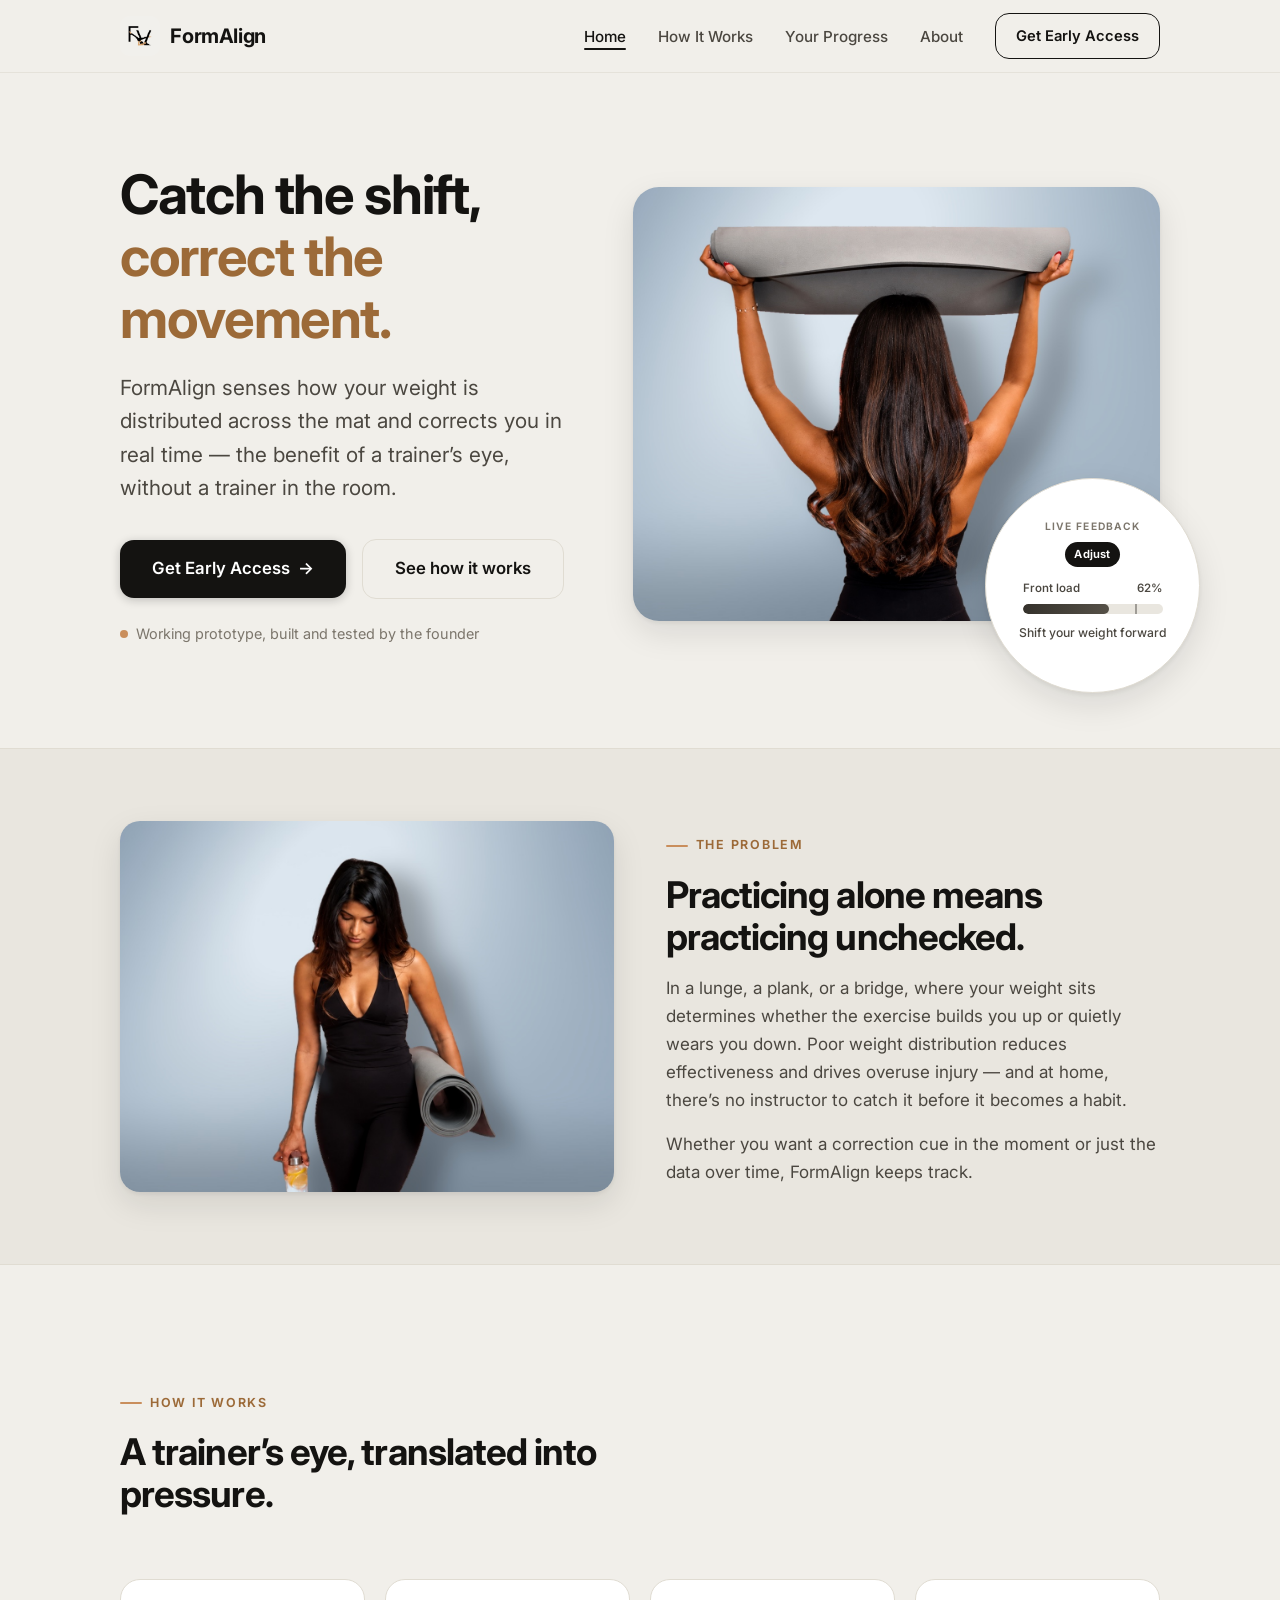
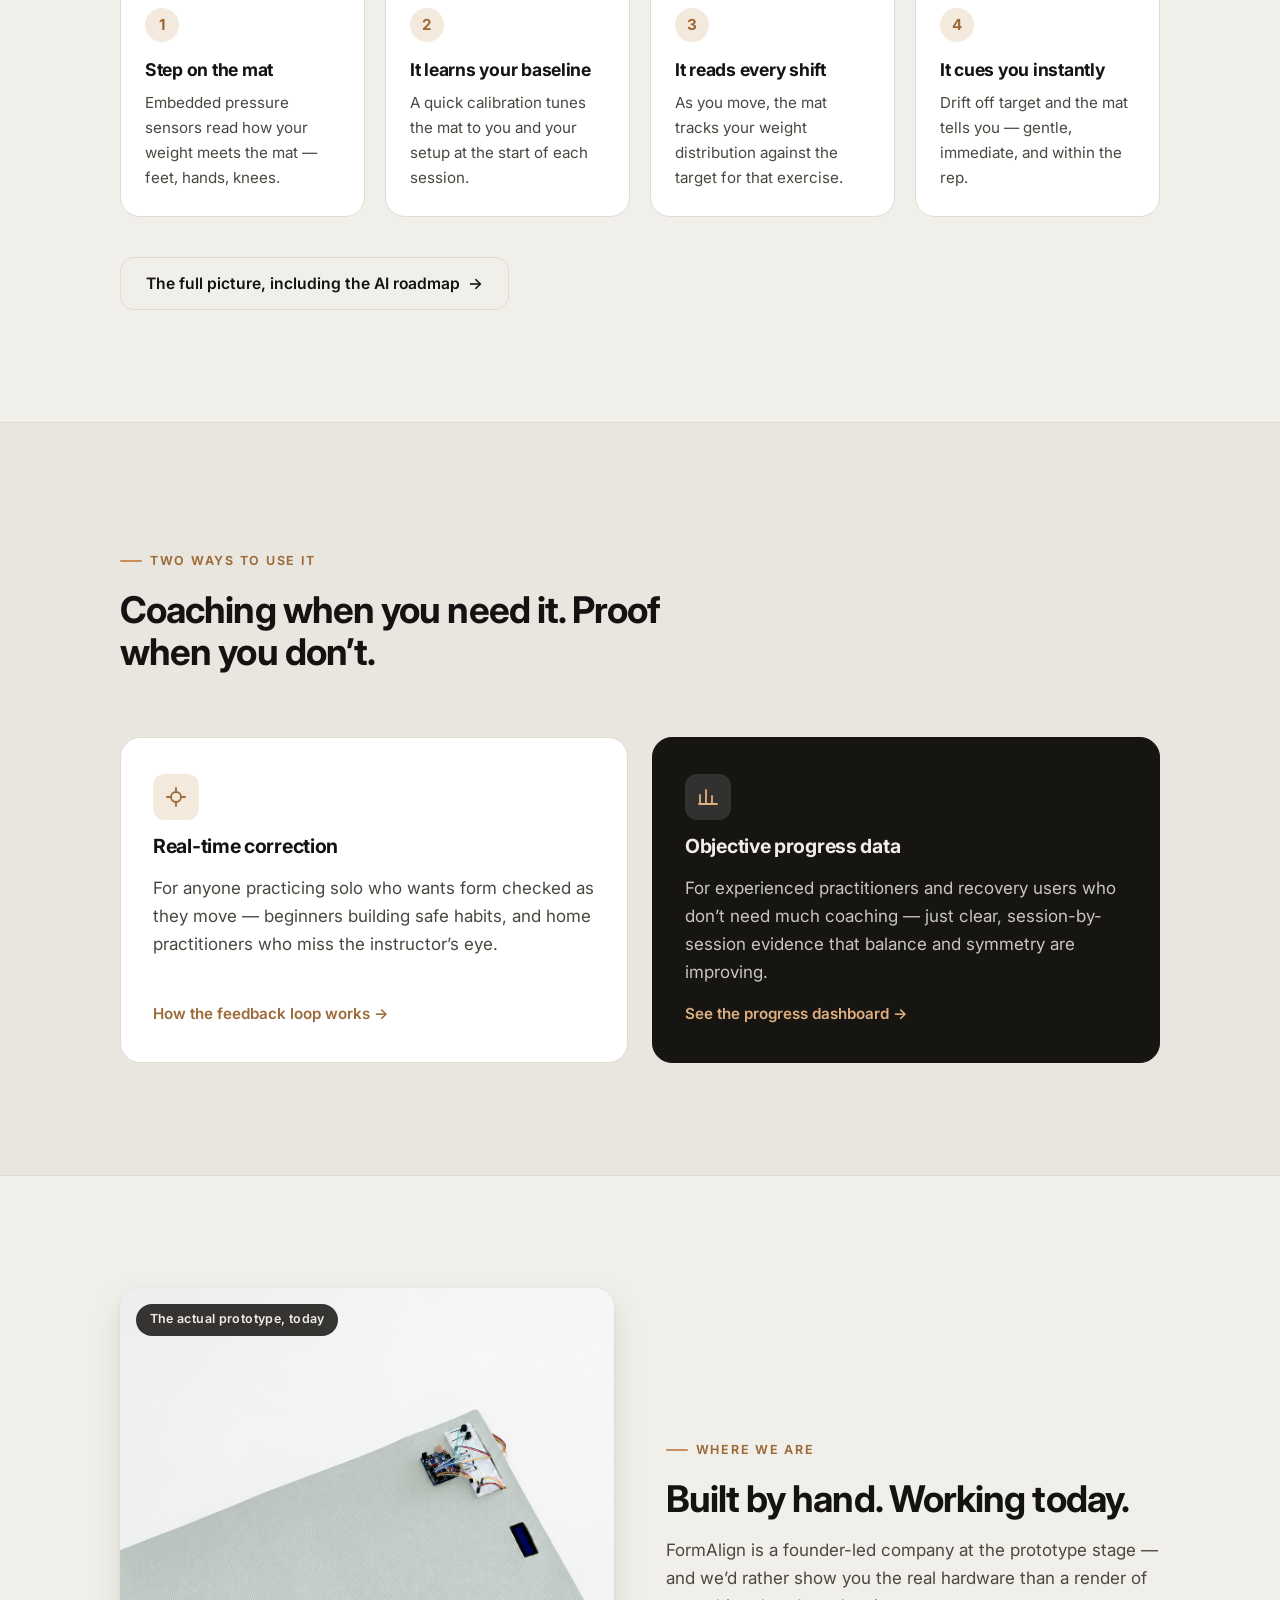
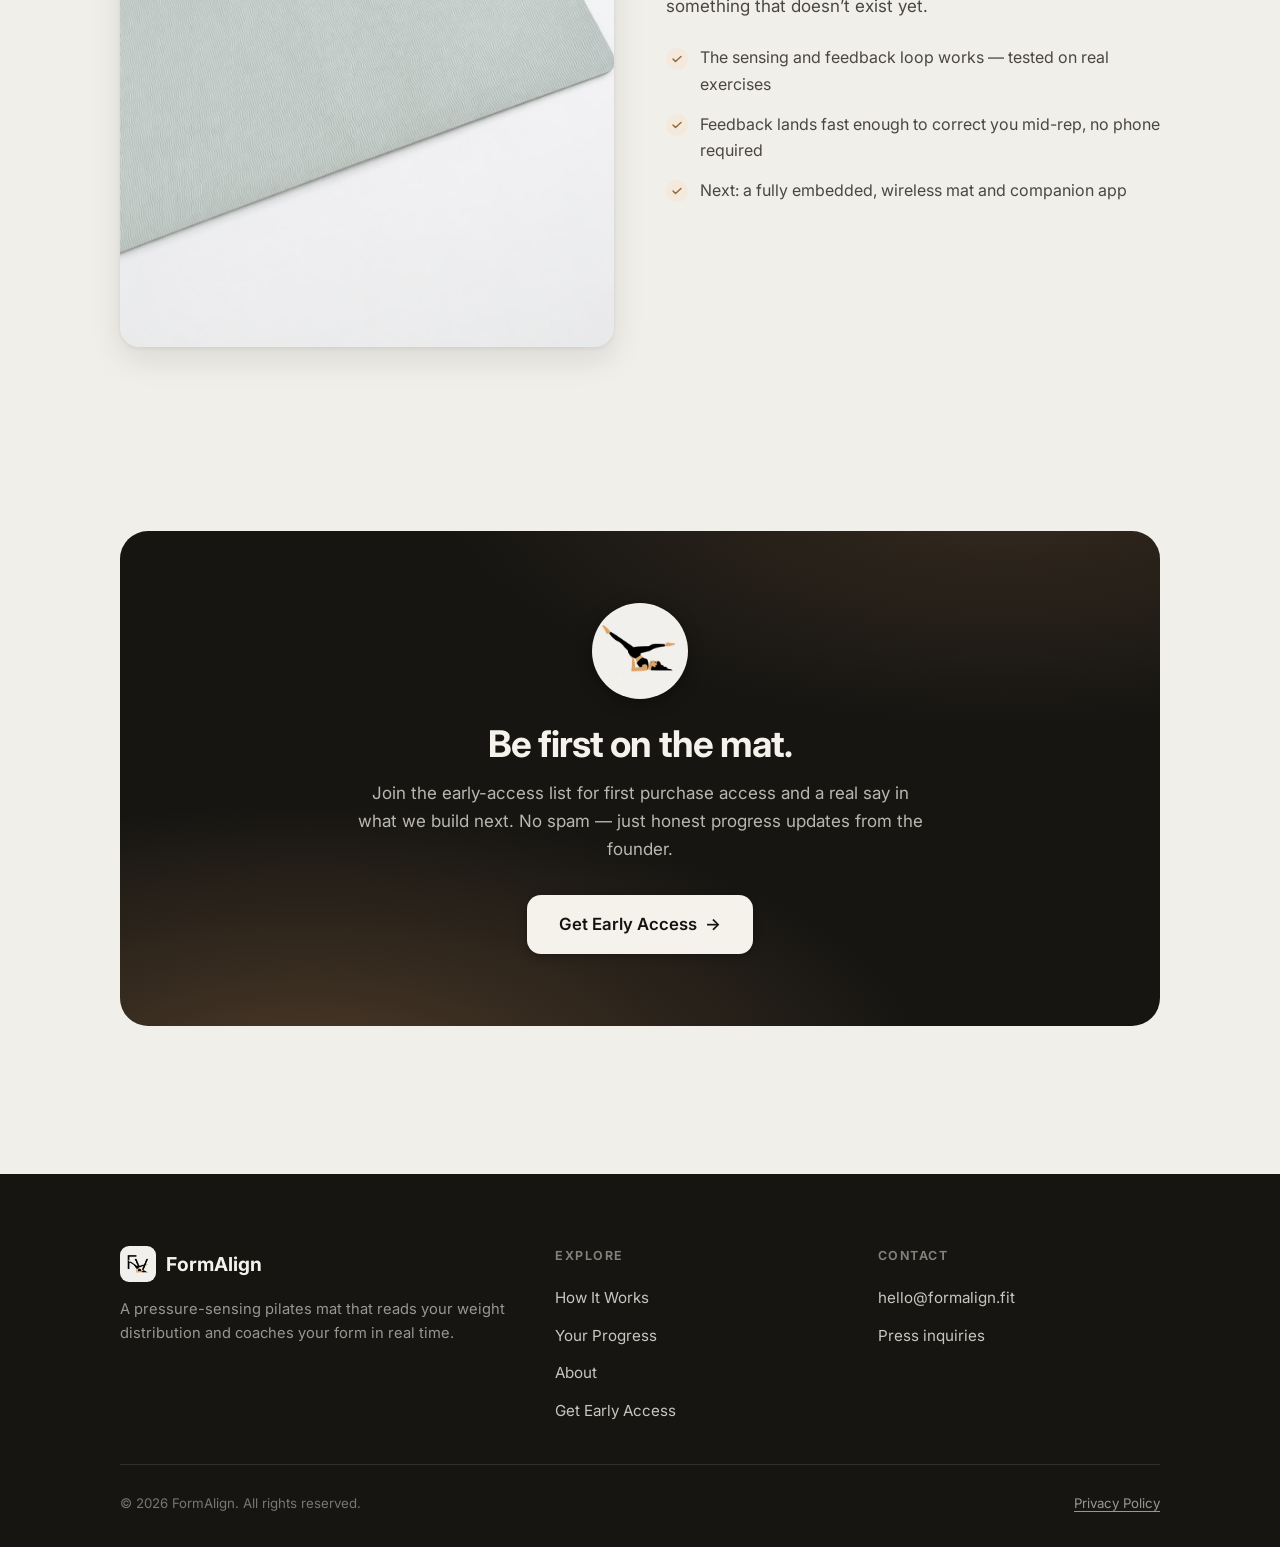
<file: index.html>
<!doctype html>
<html lang="en">
  <head>
    <meta charset="UTF-8" />
    <meta name="viewport" content="width=device-width, initial-scale=1.0" />
    <title>FormAlign — The pilates mat that corrects your form in real time</title>
    <meta
      name="description"
      content="FormAlign is a pressure-sensing pilates mat that reads your weight distribution and corrects your form in real time — like a trainer's eye, built into the mat."
    />
    <link rel="icon" type="image/png" href="./assets/logo-rounded.png" />
    <link rel="apple-touch-icon" href="./assets/apple-touch-icon.png" />
    <meta property="og:title" content="FormAlign — Real-time form correction, built into the mat" />
    <meta property="og:description" content="A pressure-sensing pilates mat that reads your weight distribution and cues you the moment you drift off target." />
    <meta property="og:image" content="https://www.formalign.fit/assets/og-hero.jpg" />
    <meta property="og:url" content="https://www.formalign.fit/" />
    <meta property="og:type" content="website" />
    <link rel="preconnect" href="https://fonts.googleapis.com" />
    <link rel="preconnect" href="https://fonts.gstatic.com" crossorigin />
    <link
      href="https://fonts.googleapis.com/css2?family=Inter:wght@400;500;600;700;800&display=swap"
      rel="stylesheet"
    />
    <link rel="stylesheet" href="./styles.css?v=20260721-6" />
  </head>
  <body>
    <header class="site-header">
      <nav class="nav wrap" aria-label="Main">
        <a class="brand" href="./index.html">
          <img src="./assets/logo.png" alt="" />
          FormAlign
        </a>
        <button class="nav-toggle" aria-expanded="false" aria-label="Open menu">
          <svg viewBox="0 0 24 24" fill="none" stroke="currentColor" stroke-width="2" stroke-linecap="round"><path d="M4 7h16M4 12h16M4 17h16"/></svg>
        </button>
        <ul class="nav-links">
          <li><a href="./index.html" aria-current="page">Home</a></li>
          <li><a href="./how-it-works.html">How It Works</a></li>
          <li><a href="./progress.html">Your Progress</a></li>
          <li><a href="./about.html">About</a></li>
          <li><a class="btn btn-primary btn-nav" href="./early-access.html">Get Early Access</a></li>
        </ul>
      </nav>
    </header>

    <main>
      <!-- Hero -->
      <section class="hero">
        <div class="wrap hero-grid">
          <div>
            <h1>Catch the shift, <em>correct the movement.</em></h1>
            <p class="lede">
              FormAlign senses how your weight is distributed across the mat and corrects
              you in real time — the benefit of a trainer’s eye, without a trainer in the room.
            </p>
            <div class="hero-ctas">
              <a class="btn btn-primary btn-lg" href="./early-access.html">Get Early Access <span class="arrow">→</span></a>
              <a class="btn btn-ghost btn-lg" href="./how-it-works.html">See how it works</a>
            </div>
            <p class="hero-note"><span class="dot"></span> Working prototype, built and tested by the founder</p>
          </div>
          <div class="hero-visual">
            <div class="hero-photo">
              <img src="./assets/lifestyle-hero.jpg?v=10" alt="A woman holding a rolled FormAlign mat above her head" />
            </div>
            <div class="feedback-card" aria-hidden="true">
              <div class="fc-title">
                Live feedback
                <span class="fc-status good">Good form</span>
              </div>
              <div class="fc-bar-label"><span>Front load</span><span class="fc-value">80%</span></div>
              <div class="fc-bar">
                <div class="fc-bar-fill" style="width: 80%"></div>
                <div class="fc-target" style="left: 80%"></div>
              </div>
              <p class="fc-cue">Good form — hold it there</p>
            </div>
          </div>
        </div>
      </section>

      <!-- Problem -->
      <section class="band tight">
        <div class="wrap split">
          <div class="reveal">
            <div class="split-photo">
              <img src="./assets/lifestyle-walk.jpg?v=10" alt="A woman carrying a rolled exercise mat" loading="lazy" />
            </div>
          </div>
          <div class="reveal reveal-d1">
            <p class="eyebrow">The problem</p>
            <h2>Practicing alone means practicing unchecked.</h2>
            <p style="margin-top: 1rem;">
              In a lunge, a plank, or a bridge, where your weight sits determines whether the
              exercise builds you up or quietly wears you down. Poor weight distribution reduces
              effectiveness and drives overuse injury — and at home, there’s no instructor to
              catch it before it becomes a habit.
            </p>
            <p style="margin-top: 1rem;">
              Whether you want a correction cue in the moment or just the data over time,
              FormAlign keeps track.
            </p>
          </div>
        </div>
      </section>

      <!-- How it works (condensed) -->
      <section>
        <div class="wrap">
          <div class="section-head reveal">
            <p class="eyebrow">How it works</p>
            <h2>A trainer’s eye, translated into pressure.</h2>
          </div>
          <div class="steps">
            <div class="step reveal">
              <div class="num">1</div>
              <h3>Step on the mat</h3>
              <p>Embedded pressure sensors read how your weight meets the mat — feet, hands, knees.</p>
            </div>
            <div class="step reveal reveal-d1">
              <div class="num">2</div>
              <h3>It learns your baseline</h3>
              <p>A quick calibration tunes the mat to you and your setup at the start of each session.</p>
            </div>
            <div class="step reveal reveal-d2">
              <div class="num">3</div>
              <h3>It reads every shift</h3>
              <p>As you move, the mat tracks your weight distribution against the target for that exercise.</p>
            </div>
            <div class="step reveal reveal-d3">
              <div class="num">4</div>
              <h3>It cues you instantly</h3>
              <p>Drift off target and the mat tells you — gentle, immediate, and within the rep.</p>
            </div>
          </div>
          <div style="margin-top: 2.5rem;" class="reveal">
            <a class="btn btn-ghost" href="./how-it-works.html">The full picture, including the AI roadmap <span class="arrow">→</span></a>
          </div>
        </div>
      </section>

      <!-- Two audiences -->
      <section class="band">
        <div class="wrap">
          <div class="section-head reveal">
            <p class="eyebrow">Two ways to use it</p>
            <h2>Coaching when you need it. Proof when you don’t.</h2>
          </div>
          <div class="audience-grid">
            <div class="audience-card reveal">
              <div class="icon">
                <svg viewBox="0 0 24 24" fill="none" stroke="currentColor" stroke-width="1.8" stroke-linecap="round" stroke-linejoin="round"><path d="M12 3v3M12 18v3M3 12h3M18 12h3"/><circle cx="12" cy="12" r="5"/></svg>
              </div>
              <h3>Real-time correction</h3>
              <p>
                For anyone practicing solo who wants form checked as they move — beginners
                building safe habits, and home practitioners who miss the instructor’s eye.
              </p>
              <a href="./how-it-works.html">How the feedback loop works →</a>
            </div>
            <div class="audience-card teal reveal reveal-d1">
              <div class="icon">
                <svg viewBox="0 0 24 24" fill="none" stroke="currentColor" stroke-width="1.8" stroke-linecap="round" stroke-linejoin="round"><path d="M4 19V10M10 19V5M16 19v-8M21 19H3"/></svg>
              </div>
              <h3>Objective progress data</h3>
              <p>
                For experienced practitioners and recovery users who don’t need much coaching —
                just clear, session-by-session evidence that balance and symmetry are improving.
              </p>
              <a href="./progress.html">See the progress dashboard →</a>
            </div>
          </div>
        </div>
      </section>

      <!-- Honesty / proof -->
      <section>
        <div class="wrap split">
          <div class="proto-frame reveal">
            <span class="proto-tag">The actual prototype, today</span>
            <img src="./assets/prototype-photo.jpg" alt="The current FormAlign working prototype: sensing electronics mounted on a pilates mat" />
          </div>
          <div class="reveal reveal-d1">
            <p class="eyebrow">Where we are</p>
            <h2>Built by hand. Working today.</h2>
            <p style="margin-top: 1rem;">
              FormAlign is a founder-led company at the prototype stage — and we’d rather show
              you the real hardware than a render of something that doesn’t exist yet.
            </p>
            <ul class="check-list">
              <li><span class="check"><svg viewBox="0 0 24 24" fill="none" stroke="currentColor" stroke-width="3" stroke-linecap="round" stroke-linejoin="round"><path d="M4 12l5 5L20 7"/></svg></span> The sensing and feedback loop works — tested on real exercises</li>
              <li><span class="check"><svg viewBox="0 0 24 24" fill="none" stroke="currentColor" stroke-width="3" stroke-linecap="round" stroke-linejoin="round"><path d="M4 12l5 5L20 7"/></svg></span> Feedback lands fast enough to correct you mid-rep, no phone required</li>
              <li><span class="check"><svg viewBox="0 0 24 24" fill="none" stroke="currentColor" stroke-width="3" stroke-linecap="round" stroke-linejoin="round"><path d="M4 12l5 5L20 7"/></svg></span> Next: a fully embedded, wireless mat and companion app</li>
            </ul>
          </div>
        </div>
      </section>

      <!-- Final CTA -->
      <section class="tight">
        <div class="wrap">
          <div class="cta-band reveal">
            <div class="cta-figure">
              <img src="./assets/figure.jpg" alt="" loading="lazy" />
            </div>
            <h2>Be first on the mat.</h2>
            <p>
              Join the early-access list for first purchase access and a real say in what we
              build next. No spam — just honest progress updates from the founder.
            </p>
            <a class="btn btn-primary btn-lg" href="./early-access.html">Get Early Access <span class="arrow">→</span></a>
          </div>
        </div>
      </section>
    </main>

    <footer class="site-footer">
      <div class="wrap">
        <div class="footer-grid">
          <div>
            <a class="footer-brand" href="./index.html">
              <img src="./assets/logo.png" alt="" />
              FormAlign
            </a>
            <p>
              A pressure-sensing pilates mat that reads your weight distribution and coaches
              your form in real time.
            </p>
          </div>
          <div class="footer-col">
            <h4>Explore</h4>
            <ul>
              <li><a href="./how-it-works.html">How It Works</a></li>
              <li><a href="./progress.html">Your Progress</a></li>
              <li><a href="./about.html">About</a></li>
              <li><a href="./early-access.html">Get Early Access</a></li>
            </ul>
          </div>
          <div class="footer-col">
            <h4>Contact</h4>
            <ul>
              <li><a href="mailto:hello@formalign.fit">hello@formalign.fit</a></li>
              <li><a href="mailto:press@formalign.fit">Press inquiries</a></li>
            </ul>
          </div>
        </div>
        <div class="footer-bottom">
          <span>© <span class="year"></span> FormAlign. All rights reserved.</span>
          <a href="./privacy.html">Privacy Policy</a>
        </div>
      </div>
    </footer>

    <script src="./script.js?v=20260721-5" defer></script>
  </body>
</html>
</file>
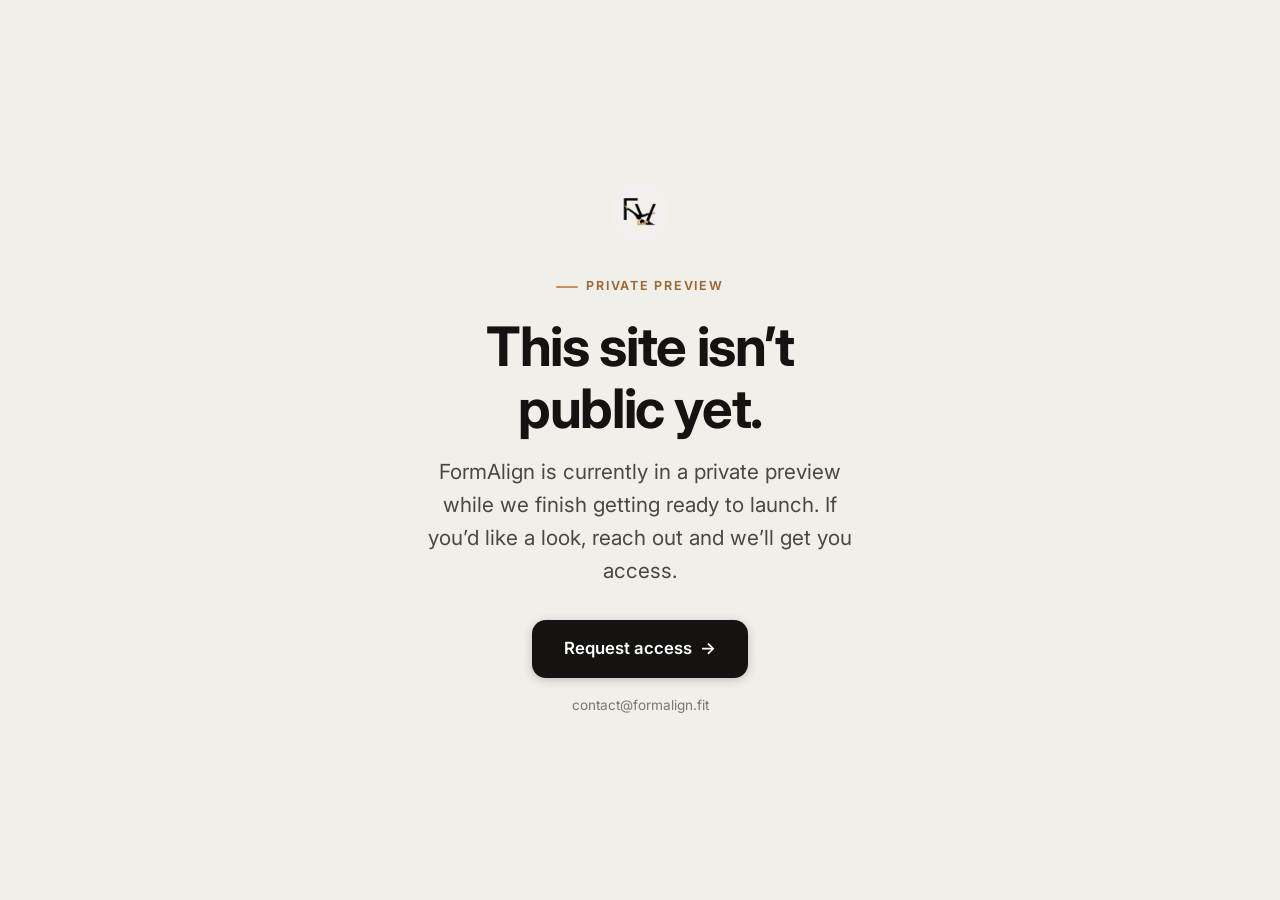
<file: access-request.html>
<!doctype html>
<html lang="en">
  <head>
    <meta charset="UTF-8" />
    <meta name="viewport" content="width=device-width, initial-scale=1.0" />
    <title>Private preview — FormAlign</title>
    <meta name="description" content="FormAlign is currently in private preview. Request access to take a look." />
    <link rel="icon" type="image/png" href="./assets/logo-rounded.png" />
    <link rel="apple-touch-icon" href="./assets/apple-touch-icon.png" />
    <meta name="robots" content="noindex" />
    <link rel="preconnect" href="https://fonts.googleapis.com" />
    <link rel="preconnect" href="https://fonts.gstatic.com" crossorigin />
    <link
      href="https://fonts.googleapis.com/css2?family=Inter:wght@400;500;600;700;800&display=swap"
      rel="stylesheet"
    />
    <link rel="stylesheet" href="./styles.css?v=20260721-6" />
  </head>
  <body>
    <main class="access-gate">
      <div class="wrap access-gate-inner">
        <img class="access-gate-logo" src="./assets/logo.png" alt="FormAlign" />
        <p class="eyebrow">Private preview</p>
        <h1>This site isn’t public yet.</h1>
        <p class="lede">
          FormAlign is currently in a private preview while we finish getting ready to launch.
          If you’d like a look, reach out and we’ll get you access.
        </p>
        <a class="btn btn-primary btn-lg" href="mailto:contact@formalign.fit?subject=Requesting%20access%20to%20FormAlign">
          Request access <span class="arrow">→</span>
        </a>
        <p class="access-gate-note">contact@formalign.fit</p>
      </div>
    </main>
  </body>
</html>
</file>
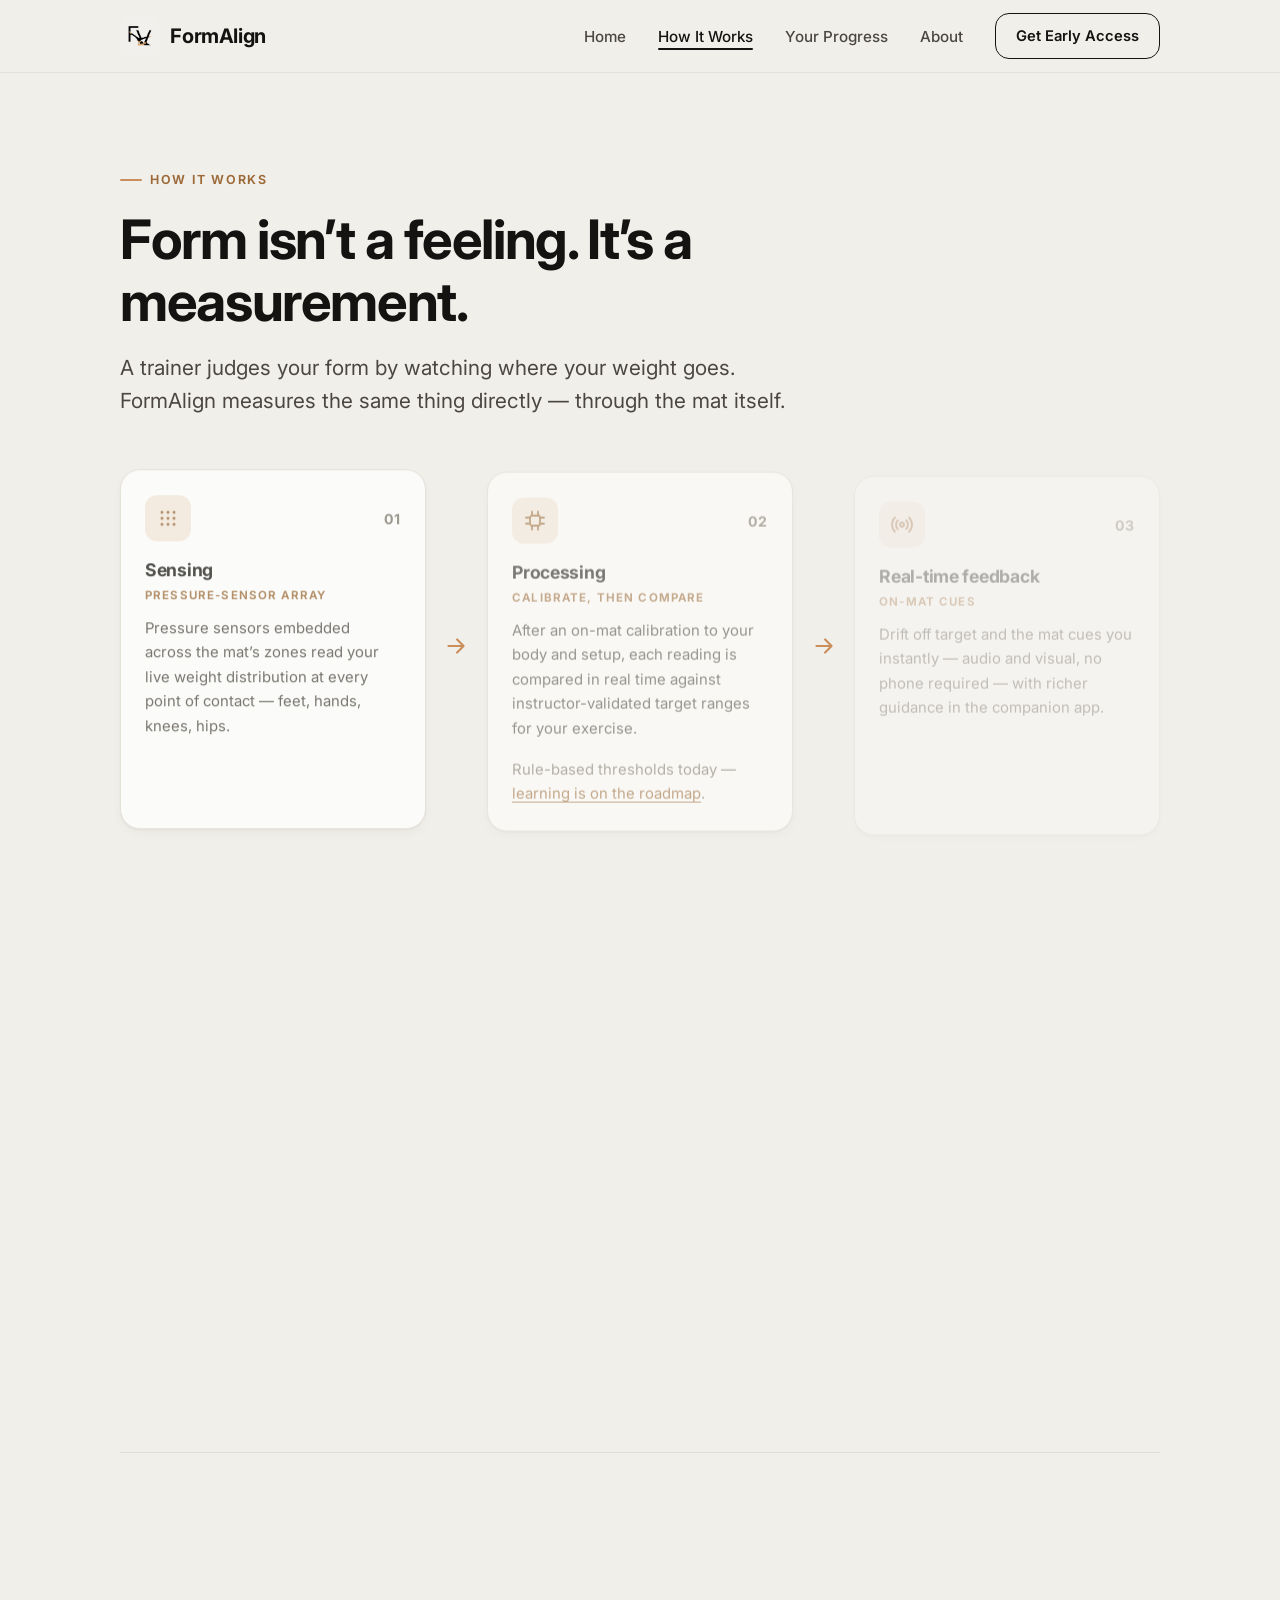
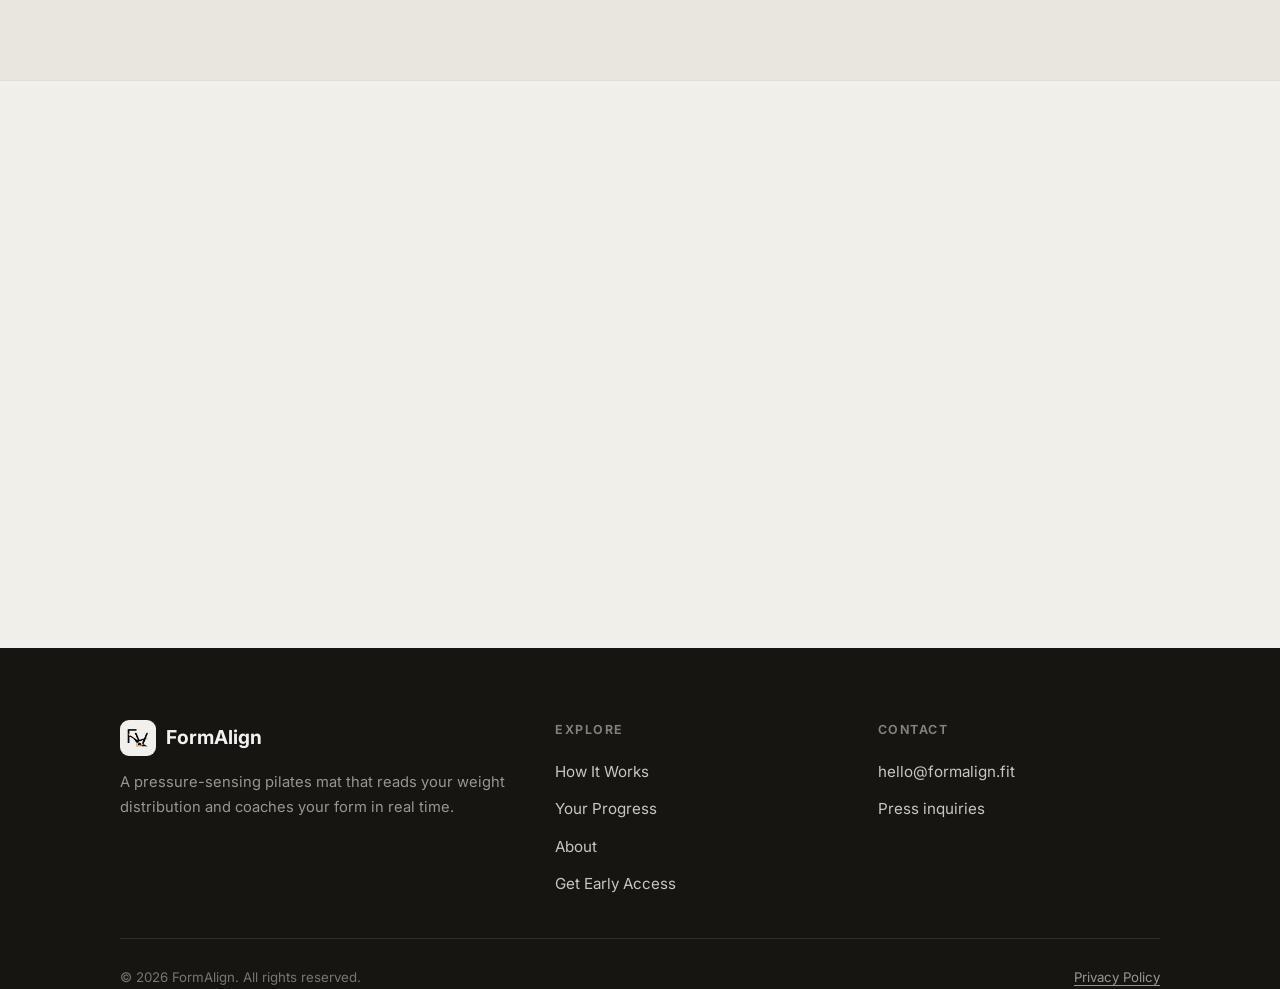
<file: design-process.html>
<!doctype html>
<html lang="en">
  <head>
    <meta charset="UTF-8" />
    <title>FormAlign — How It Works</title>
    <meta name="robots" content="noindex" />
    <meta http-equiv="refresh" content="0; url=./how-it-works.html" />
    <link rel="canonical" href="https://www.formalign.fit/how-it-works.html" />
  </head>
  <body>
    <p>This page has moved to <a href="./how-it-works.html">How It Works</a>.</p>
  </body>
</html>
</file>
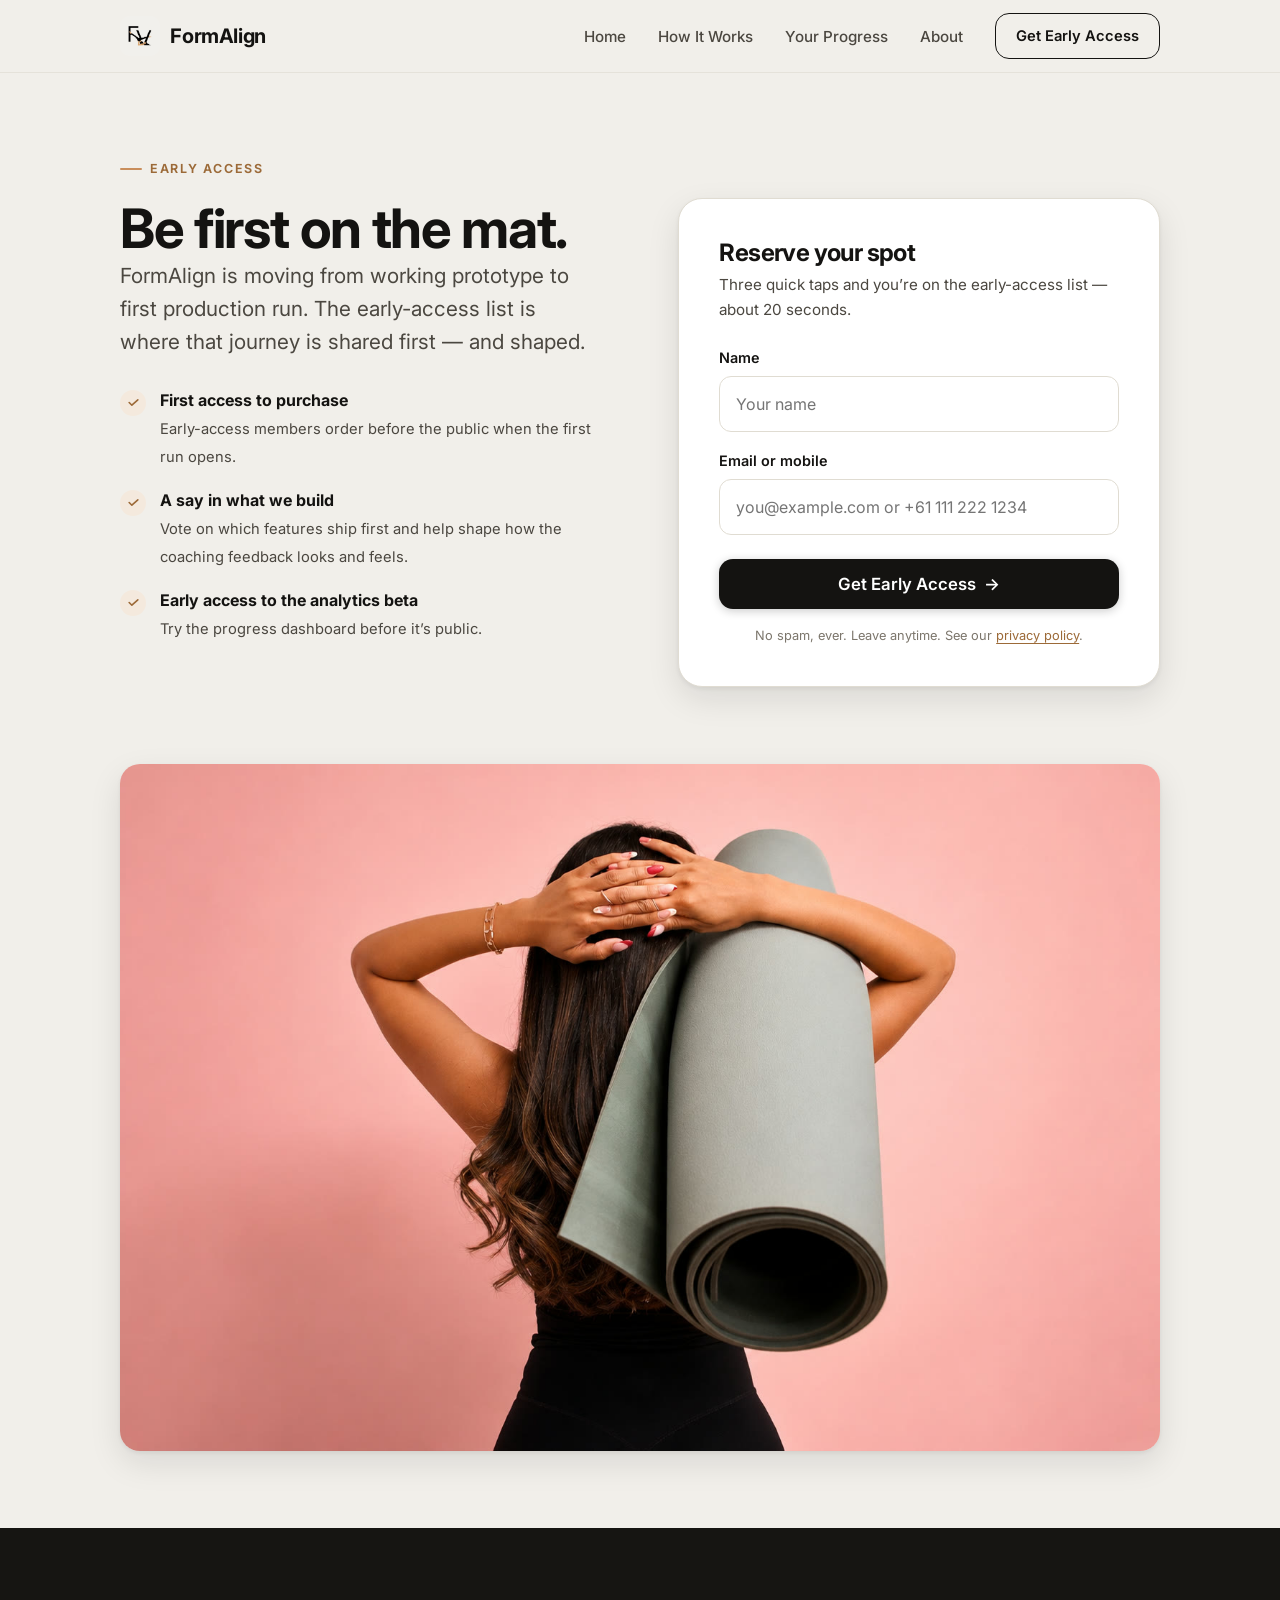
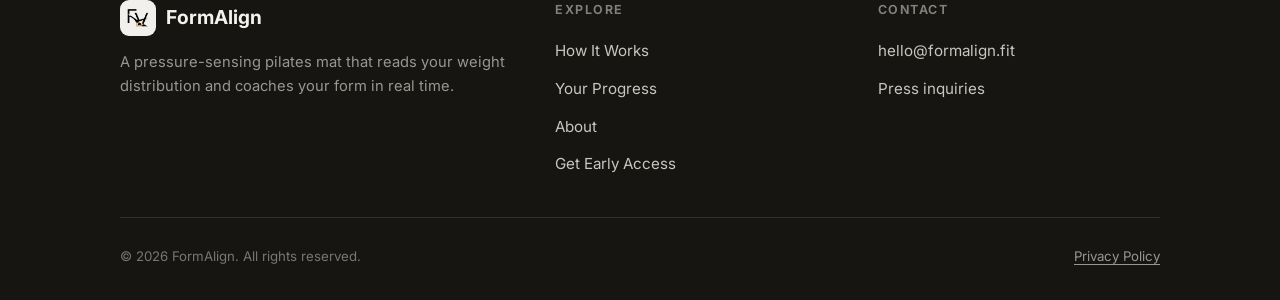
<file: early-access.html>
<!doctype html>
<html lang="en">
  <head>
    <meta charset="UTF-8" />
    <meta name="viewport" content="width=device-width, initial-scale=1.0" />
    <title>Get Early Access — FormAlign</title>
    <meta
      name="description"
      content="Join the FormAlign early-access list: first access to purchase, input on what we build next, and early access to the progress dashboard."
    />
    <link rel="icon" type="image/png" href="./assets/logo-rounded.png" />
    <link rel="apple-touch-icon" href="./assets/apple-touch-icon.png" />
    <meta property="og:title" content="Get Early Access — FormAlign" />
    <meta property="og:description" content="Be first on the mat. Join the FormAlign early-access list." />
    <meta property="og:image" content="https://www.formalign.fit/assets/og-hero.jpg" />
    <meta property="og:url" content="https://www.formalign.fit/early-access.html" />
    <meta property="og:type" content="website" />
    <link rel="preconnect" href="https://fonts.googleapis.com" />
    <link rel="preconnect" href="https://fonts.gstatic.com" crossorigin />
    <link
      href="https://fonts.googleapis.com/css2?family=Inter:wght@400;500;600;700;800&display=swap"
      rel="stylesheet"
    />
    <link rel="stylesheet" href="./styles.css?v=20260721-6" />
  </head>
  <body>
    <header class="site-header">
      <nav class="nav wrap" aria-label="Main">
        <a class="brand" href="./index.html">
          <img src="./assets/logo.png" alt="" />
          FormAlign
        </a>
        <button class="nav-toggle" aria-expanded="false" aria-label="Open menu">
          <svg viewBox="0 0 24 24" fill="none" stroke="currentColor" stroke-width="2" stroke-linecap="round"><path d="M4 7h16M4 12h16M4 17h16"/></svg>
        </button>
        <ul class="nav-links">
          <li><a href="./index.html">Home</a></li>
          <li><a href="./how-it-works.html">How It Works</a></li>
          <li><a href="./progress.html">Your Progress</a></li>
          <li><a href="./about.html">About</a></li>
          <li><a class="btn btn-primary btn-nav" href="./early-access.html" aria-current="page">Get Early Access</a></li>
        </ul>
      </nav>
    </header>

    <main>
      <section class="access-hero">
        <div class="wrap">
          <div class="access-grid">
          <div>
            <p class="eyebrow">Early access</p>
            <h1>Be first on the mat.</h1>
            <p class="lede">
              FormAlign is moving from working prototype to first production run. The
              early-access list is where that journey is shared first — and shaped.
            </p>
            <ul class="perk-list">
              <li>
                <span class="check"><svg viewBox="0 0 24 24" fill="none" stroke="currentColor" stroke-width="3" stroke-linecap="round" stroke-linejoin="round"><path d="M4 12l5 5L20 7"/></svg></span>
                <div>
                  <b>First access to purchase</b>
                  <span>Early-access members order before the public when the first run opens.</span>
                </div>
              </li>
              <li>
                <span class="check"><svg viewBox="0 0 24 24" fill="none" stroke="currentColor" stroke-width="3" stroke-linecap="round" stroke-linejoin="round"><path d="M4 12l5 5L20 7"/></svg></span>
                <div>
                  <b>A say in what we build</b>
                  <span>Vote on which features ship first and help shape how the coaching feedback looks and feels.</span>
                </div>
              </li>
              <li>
                <span class="check"><svg viewBox="0 0 24 24" fill="none" stroke="currentColor" stroke-width="3" stroke-linecap="round" stroke-linejoin="round"><path d="M4 12l5 5L20 7"/></svg></span>
                <div>
                  <b>Early access to the analytics beta</b>
                  <span>Try the progress dashboard before it’s public.</span>
                </div>
              </li>
            </ul>
          </div>

          <div class="form-card quiz-card">
            <!-- Submissions POST here (Formspree). -->
            <div class="quiz" id="quiz" data-endpoint="https://formspree.io/f/maqrjajp">
              <div class="quiz-progress" id="quiz-progress" hidden><i id="quiz-progress-bar"></i></div>

              <!-- Step 1 — the hook -->
              <section class="quiz-step is-active" data-step="hook">
                <h2>Reserve your spot</h2>
                <p class="quiz-sub">Three quick taps and you’re on the early-access list — about 20 seconds.</p>
                <div class="quiz-field">
                  <label for="q-name">Name</label>
                  <input id="q-name" type="text" autocomplete="name" placeholder="Your name" />
                </div>
                <div class="quiz-field">
                  <label for="q-contact">Email or mobile</label>
                  <input id="q-contact" type="text" autocomplete="email" placeholder="you@example.com or +61 111 222 1234" />
                  <span class="quiz-err" id="q-contact-err" hidden>Please enter a valid email address or mobile number.</span>
                </div>
                <button type="button" class="btn btn-primary btn-lg quiz-cta" data-action="start" style="width:100%; justify-content:center;">Get Early Access <span class="arrow">→</span></button>
                <p class="quiz-fine">No spam, ever. Leave anytime. See our <a href="./privacy.html">privacy policy</a>.</p>
              </section>

              <!-- Step 2 — Q1 -->
              <section class="quiz-step" data-step="q1">
                <span class="quiz-count">Question 1 of 3</span>
                <h3>Which best describes you?</h3>
                <div class="quiz-opts" data-key="level" data-multi="false">
                  <button type="button" class="quiz-opt" data-value="Beginner">Beginner</button>
                  <button type="button" class="quiz-opt" data-value="Experienced practitioner">Experienced practitioner</button>
                  <button type="button" class="quiz-opt" data-value="Studio owner or instructor">Studio owner / instructor</button>
                  <button type="button" class="quiz-opt" data-value="Rehabilitation or recovery">Rehabilitation / recovery</button>
                </div>
                <div class="quiz-nav">
                  <button type="button" class="quiz-back" data-action="back">← Back</button>
                  <button type="button" class="btn btn-primary" data-action="next" disabled>Next</button>
                </div>
              </section>

              <!-- Step 3 — Q2 (multi-select) -->
              <section class="quiz-step" data-step="q2">
                <span class="quiz-count">Question 2 of 3</span>
                <h3>What’s your biggest challenge practicing at home?</h3>
                <p class="quiz-hint">Select all that apply.</p>
                <div class="quiz-opts" data-key="challenge" data-multi="true">
                  <button type="button" class="quiz-opt" data-value="Unsure if posture, form, or alignment is correct">Unsure if my posture, form, or alignment is correct</button>
                  <button type="button" class="quiz-opt" data-value="Joint or lower-back discomfort from bad form">Joint or lower-back discomfort from bad form</button>
                  <button type="button" class="quiz-opt" data-value="Lose motivation with static video workouts">Lose motivation or feel unguided with static video workouts</button>
                  <button type="button" class="quiz-opt" data-value="Hard to track progress over time">Hard to track my actual progress over time</button>
                </div>
                <div class="quiz-nav">
                  <button type="button" class="quiz-back" data-action="back">← Back</button>
                  <button type="button" class="btn btn-primary" data-action="next" disabled>Next</button>
                </div>
              </section>

              <!-- Step 4 — Q3 (single-select) -->
              <section class="quiz-step" data-step="q3">
                <span class="quiz-count">Question 3 of 3</span>
                <h3>Which feature are you most excited to try?</h3>
                <div class="quiz-opts" data-key="feature" data-multi="false">
                  <button type="button" class="quiz-opt" data-value="Real-time posture &amp; alignment feedback">Real-time posture and alignment feedback</button>
                  <button type="button" class="quiz-opt" data-value="Personalized AI workout corrections">Personalized AI workout corrections</button>
                  <button type="button" class="quiz-opt" data-value="Injury prevention &amp; muscle-fatigue alerts">Injury prevention and muscle-fatigue alerts</button>
                  <button type="button" class="quiz-opt" data-value="Progress tracking &amp; posture analytics">Progress tracking and posture analytics</button>
                </div>
                <div class="quiz-nav">
                  <button type="button" class="quiz-back" data-action="back">← Back</button>
                  <button type="button" class="btn btn-primary" data-action="submit" disabled>Join the waitlist</button>
                </div>
              </section>

              <!-- Step 5 — the payoff -->
              <section class="quiz-step quiz-payoff" data-step="done">
                <div class="big-check">
                  <svg viewBox="0 0 24 24" fill="none" stroke="currentColor" stroke-width="2.5" stroke-linecap="round" stroke-linejoin="round"><path d="M4 12l5 5L20 7"/></svg>
                </div>
                <h2>You’re on the list! 🎉</h2>
                <p>We’ve reserved your spot for early access. Based on your answers, we’re customizing your trial to focus on <strong id="payoff-feature">your top priorities</strong>.</p>
                <p class="quiz-fine">We’ll be in touch as we get closer to launch. We can’t wait to move with you. 🤍</p>
              </section>
            </div>
          </div>
          </div>
          <div class="access-photo">
            <img src="./assets/mat-lifestyle.jpg?v=3" alt="A woman holding a rolled FormAlign mat over her shoulder" loading="lazy" />
          </div>
        </div>
      </section>
    </main>

    <footer class="site-footer">
      <div class="wrap">
        <div class="footer-grid">
          <div>
            <a class="footer-brand" href="./index.html">
              <img src="./assets/logo.png" alt="" />
              FormAlign
            </a>
            <p>
              A pressure-sensing pilates mat that reads your weight distribution and coaches
              your form in real time.
            </p>
          </div>
          <div class="footer-col">
            <h4>Explore</h4>
            <ul>
              <li><a href="./how-it-works.html">How It Works</a></li>
              <li><a href="./progress.html">Your Progress</a></li>
              <li><a href="./about.html">About</a></li>
              <li><a href="./early-access.html">Get Early Access</a></li>
            </ul>
          </div>
          <div class="footer-col">
            <h4>Contact</h4>
            <ul>
              <li><a href="mailto:hello@formalign.fit">hello@formalign.fit</a></li>
              <li><a href="mailto:press@formalign.fit">Press inquiries</a></li>
            </ul>
          </div>
        </div>
        <div class="footer-bottom">
          <span>© <span class="year"></span> FormAlign. All rights reserved.</span>
          <a href="./privacy.html">Privacy Policy</a>
        </div>
      </div>
    </footer>

    <script src="./script.js?v=20260721-5" defer></script>
  </body>
</html>
</file>
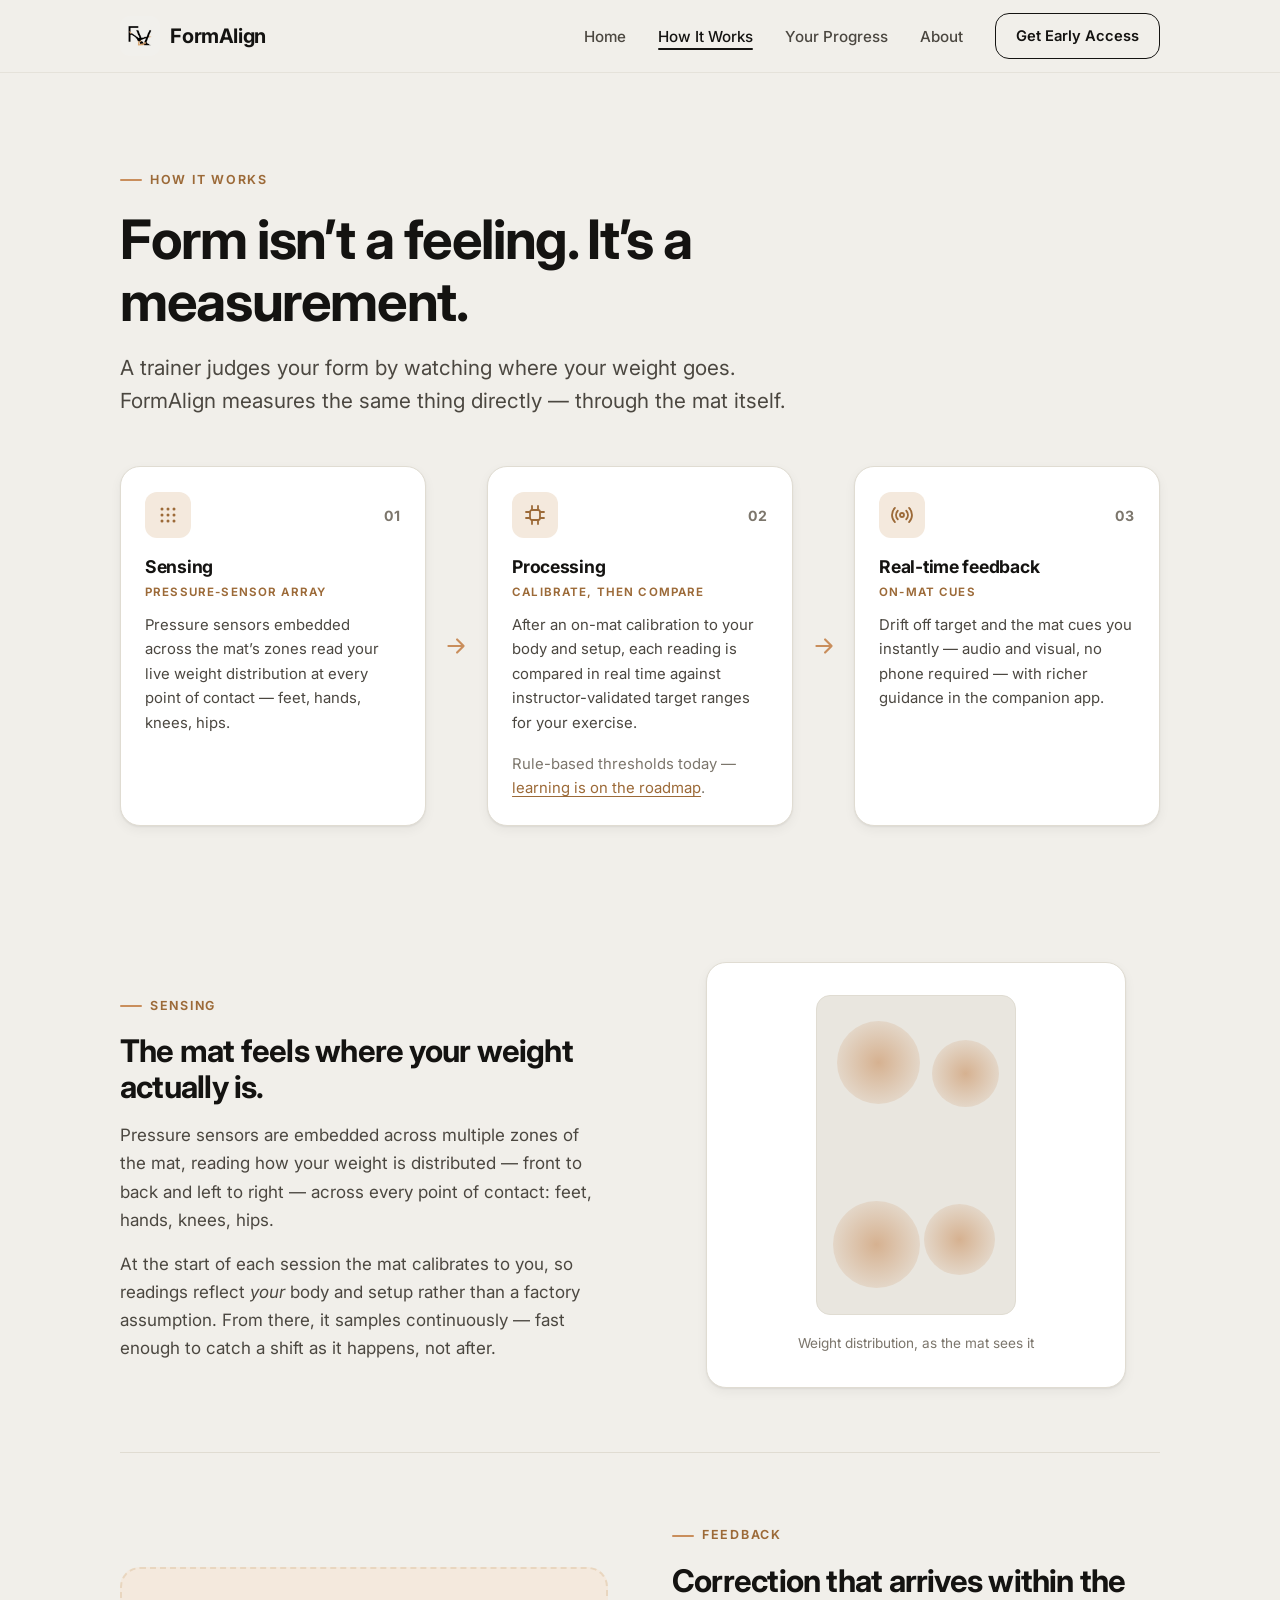
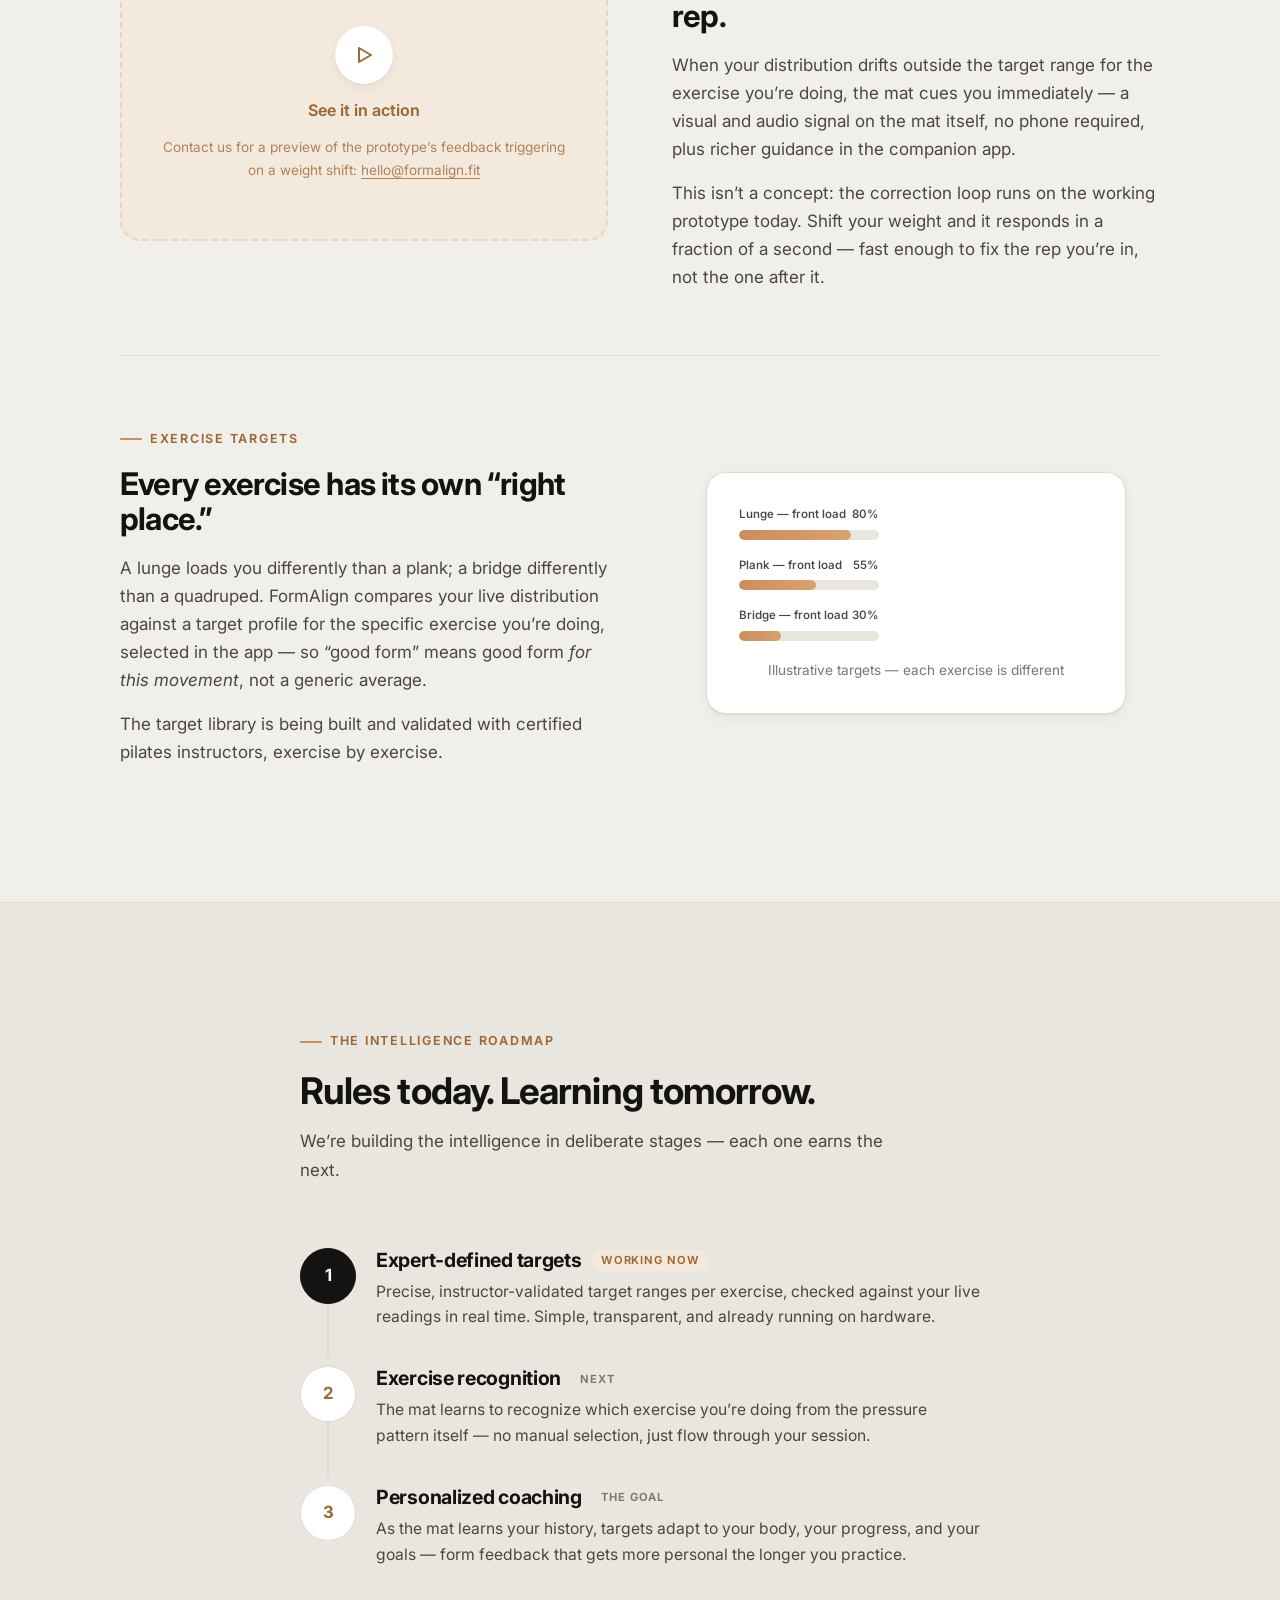
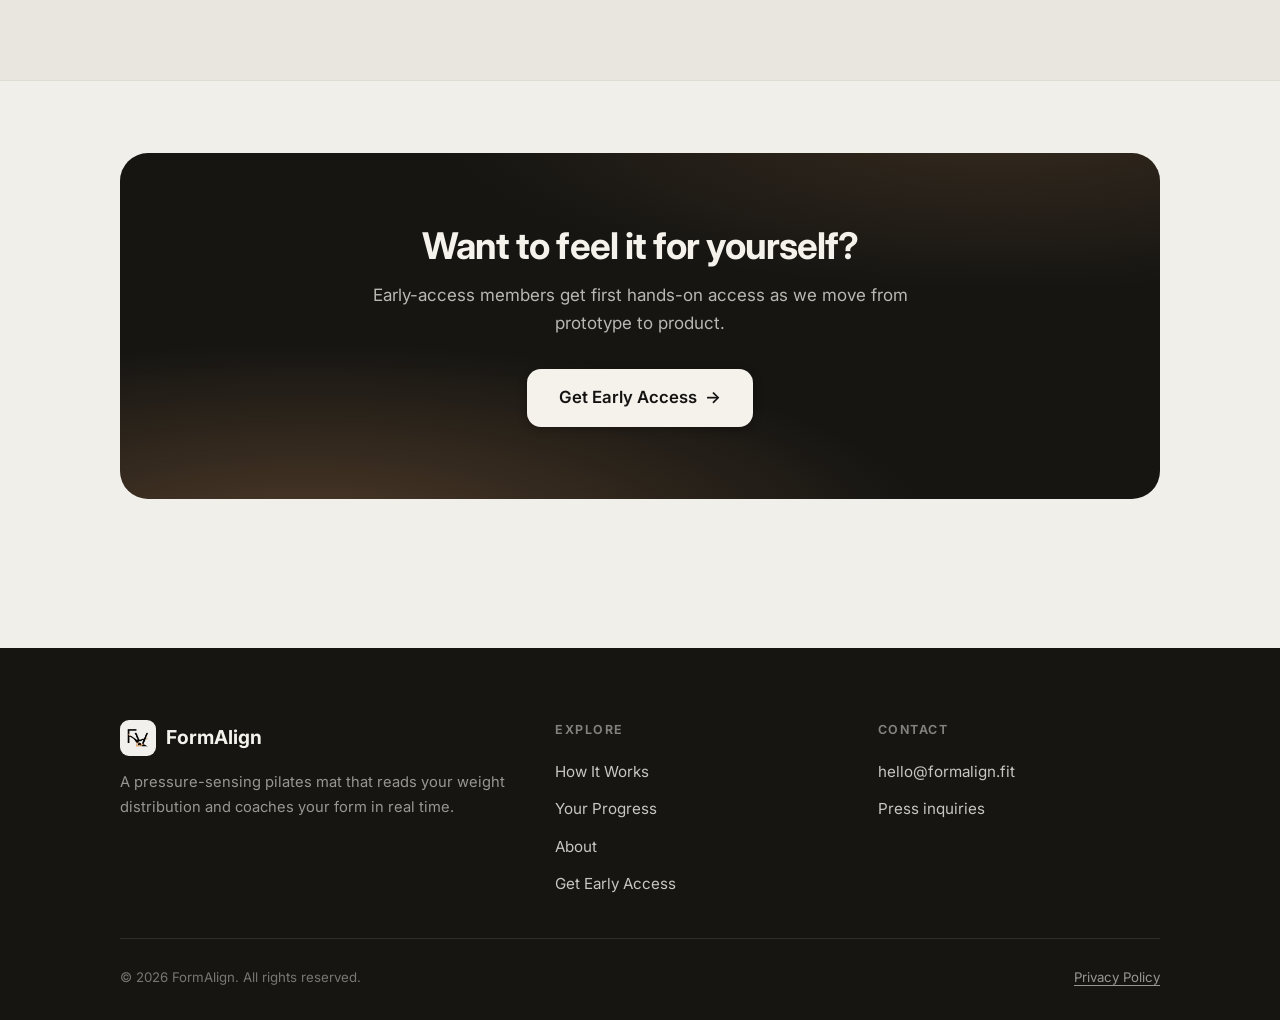
<file: how-it-works.html>
<!doctype html>
<html lang="en">
  <head>
    <meta charset="UTF-8" />
    <meta name="viewport" content="width=device-width, initial-scale=1.0" />
    <title>How It Works — FormAlign</title>
    <meta
      name="description"
      content="How the FormAlign smart pilates mat senses weight distribution, corrects form in real time, and where the AI roadmap goes next."
    />
    <link rel="icon" type="image/png" href="./assets/logo-rounded.png" />
    <link rel="apple-touch-icon" href="./assets/apple-touch-icon.png" />
    <meta property="og:title" content="How FormAlign Works" />
    <meta property="og:description" content="Pressure sensing, real-time correction, and a staged AI roadmap — explained." />
    <meta property="og:image" content="https://www.formalign.fit/assets/og-hero.jpg" />
    <meta property="og:url" content="https://www.formalign.fit/how-it-works.html" />
    <meta property="og:type" content="website" />
    <link rel="preconnect" href="https://fonts.googleapis.com" />
    <link rel="preconnect" href="https://fonts.gstatic.com" crossorigin />
    <link
      href="https://fonts.googleapis.com/css2?family=Inter:wght@400;500;600;700;800&display=swap"
      rel="stylesheet"
    />
    <link rel="stylesheet" href="./styles.css?v=20260721-6" />
  </head>
  <body>
    <header class="site-header">
      <nav class="nav wrap" aria-label="Main">
        <a class="brand" href="./index.html">
          <img src="./assets/logo.png" alt="" />
          FormAlign
        </a>
        <button class="nav-toggle" aria-expanded="false" aria-label="Open menu">
          <svg viewBox="0 0 24 24" fill="none" stroke="currentColor" stroke-width="2" stroke-linecap="round"><path d="M4 7h16M4 12h16M4 17h16"/></svg>
        </button>
        <ul class="nav-links">
          <li><a href="./index.html">Home</a></li>
          <li><a href="./how-it-works.html" aria-current="page">How It Works</a></li>
          <li><a href="./progress.html">Your Progress</a></li>
          <li><a href="./about.html">About</a></li>
          <li><a class="btn btn-primary btn-nav" href="./early-access.html">Get Early Access</a></li>
        </ul>
      </nav>
    </header>

    <main>
      <section class="page-hero">
        <div class="wrap">
          <p class="eyebrow">How it works</p>
          <h1>Form isn’t a feeling. It’s a measurement.</h1>
          <p class="lede">
            A trainer judges your form by watching where your weight goes. FormAlign
            measures the same thing directly — through the mat itself.
          </p>
        </div>
      </section>

      <!-- System pipeline diagram -->
      <section class="tight" style="padding-top: 0;">
        <div class="wrap">
          <div class="pipeline">
            <div class="pipe-stage reveal">
              <div class="pipe-head">
                <div class="pipe-icon">
                  <svg viewBox="0 0 24 24" fill="currentColor" stroke="none" aria-hidden="true"><circle cx="6" cy="6" r="1.5"/><circle cx="12" cy="6" r="1.5"/><circle cx="18" cy="6" r="1.5"/><circle cx="6" cy="12" r="1.5"/><circle cx="12" cy="12" r="1.5"/><circle cx="18" cy="12" r="1.5"/><circle cx="6" cy="18" r="1.5"/><circle cx="12" cy="18" r="1.5"/><circle cx="18" cy="18" r="1.5"/></svg>
                </div>
                <span class="pipe-num">01</span>
              </div>
              <h3>Sensing</h3>
              <p class="pipe-tech">Pressure-sensor array</p>
              <p>
                Pressure sensors embedded across the mat’s zones read your live weight
                distribution at every point of contact — feet, hands, knees, hips.
              </p>
            </div>
            <div class="pipe-link" aria-hidden="true">
              <svg viewBox="0 0 24 24" fill="none" stroke="currentColor" stroke-width="2" stroke-linecap="round" stroke-linejoin="round"><path d="M5 12h14M13 6l6 6-6 6"/></svg>
            </div>
            <div class="pipe-stage reveal reveal-d1">
              <div class="pipe-head">
                <div class="pipe-icon">
                  <svg viewBox="0 0 24 24" fill="none" stroke="currentColor" stroke-width="1.8" stroke-linecap="round" stroke-linejoin="round" aria-hidden="true"><rect x="7" y="7" width="10" height="10" rx="2"/><path d="M9 3v4M15 3v4M9 17v4M15 17v4M3 9h4M3 15h4M17 9h4M17 15h4"/></svg>
                </div>
                <span class="pipe-num">02</span>
              </div>
              <h3>Processing</h3>
              <p class="pipe-tech">Calibrate, then compare</p>
              <p>
                After an on-mat calibration to your body and setup, each reading is compared in
                real time against instructor-validated target ranges for your exercise.
              </p>
              <p class="pipe-note">Rule-based thresholds today — <a href="#roadmap">learning is on the roadmap</a>.</p>
            </div>
            <div class="pipe-link" aria-hidden="true">
              <svg viewBox="0 0 24 24" fill="none" stroke="currentColor" stroke-width="2" stroke-linecap="round" stroke-linejoin="round"><path d="M5 12h14M13 6l6 6-6 6"/></svg>
            </div>
            <div class="pipe-stage reveal reveal-d2">
              <div class="pipe-head">
                <div class="pipe-icon">
                  <svg viewBox="0 0 24 24" fill="none" stroke="currentColor" stroke-width="1.8" stroke-linecap="round" stroke-linejoin="round" aria-hidden="true"><circle cx="12" cy="12" r="2"/><path d="M16.24 7.76a6 6 0 0 1 0 8.48M7.76 16.24a6 6 0 0 1 0-8.48M19.07 4.93a10 10 0 0 1 0 14.14M4.93 19.07a10 10 0 0 1 0-14.14"/></svg>
                </div>
                <span class="pipe-num">03</span>
              </div>
              <h3>Real-time feedback</h3>
              <p class="pipe-tech">On-mat cues</p>
              <p>
                Drift off target and the mat cues you instantly — audio and visual, no phone
                required — with richer guidance in the companion app.
              </p>
            </div>
          </div>
        </div>
      </section>

      <section class="tight" style="padding-top: 0;">
        <div class="wrap">
          <!-- Sensing -->
          <div class="hiw-block">
            <div class="hiw-copy reveal">
              <p class="eyebrow">Sensing</p>
              <h2>The mat feels where your weight actually is.</h2>
              <p>
                Pressure sensors are embedded across multiple zones of the mat, reading how your
                weight is distributed — front to back and left to right — across every point of
                contact: feet, hands, knees, hips.
              </p>
              <p>
                At the start of each session the mat calibrates to you, so readings reflect
                <em>your</em> body and setup rather than a factory assumption. From there, it
                samples continuously — fast enough to catch a shift as it happens, not after.
              </p>
            </div>
            <div class="hiw-visual reveal reveal-d1">
              <div class="zone-demo">
                <div class="zone-mat" aria-hidden="true">
                  <div class="zone-blob" style="width: 42%; aspect-ratio: 1; top: 8%; left: 10%;"></div>
                  <div class="zone-blob" style="width: 34%; aspect-ratio: 1; top: 14%; right: 8%; animation-delay: -0.22s;"></div>
                  <div class="zone-blob" style="width: 44%; aspect-ratio: 1; bottom: 8%; left: 8%; animation-delay: -2.6s;"></div>
                  <div class="zone-blob" style="width: 36%; aspect-ratio: 1; bottom: 12%; right: 10%; animation-delay: -2.82s;"></div>
                </div>
                <p class="zone-caption">Weight distribution, as the mat sees it</p>
              </div>
            </div>
          </div>

          <!-- Feedback -->
          <div class="hiw-block flip">
            <div class="hiw-visual reveal">
              <div class="media-slot">
                <div class="ms-icon">
                  <svg viewBox="0 0 24 24" fill="none" stroke="currentColor" stroke-width="2" stroke-linecap="round" stroke-linejoin="round"><path d="M7 5l12 7-12 7V5z"/></svg>
                </div>
                <b>See it in action</b>
                <span>Contact us for a preview of the prototype’s feedback triggering on a weight shift: <a href="mailto:hello@formalign.fit">hello@formalign.fit</a></span>
              </div>
            </div>
            <div class="hiw-copy reveal reveal-d1">
              <p class="eyebrow">Feedback</p>
              <h2>Correction that arrives within the rep.</h2>
              <p>
                When your distribution drifts outside the target range for the exercise you’re
                doing, the mat cues you immediately — a visual and audio signal on the mat
                itself, no phone required, plus richer guidance in the companion app.
              </p>
              <p>
                This isn’t a concept: the correction loop runs on the working prototype today.
                Shift your weight and it responds in a fraction of a second — fast enough to fix
                the rep you’re in, not the one after it.
              </p>
            </div>
          </div>

          <!-- Targets per exercise -->
          <div class="hiw-block">
            <div class="hiw-copy reveal">
              <p class="eyebrow">Exercise targets</p>
              <h2>Every exercise has its own “right place.”</h2>
              <p>
                A lunge loads you differently than a plank; a bridge differently than a
                quadruped. FormAlign compares your live distribution against a target profile
                for the specific exercise you’re doing, selected in the app — so “good form”
                means good form <em>for this movement</em>, not a generic average.
              </p>
              <p>
                The target library is being built and validated with certified pilates
                instructors, exercise by exercise.
              </p>
            </div>
            <div class="hiw-visual reveal reveal-d1">
              <div class="zone-demo">
                <div style="display: grid; gap: 1rem;">
                  <div>
                    <div class="fc-bar-label"><span>Lunge — front load</span><span>80%</span></div>
                    <div class="fc-bar"><div class="fc-bar-fill" style="width: 80%"></div></div>
                  </div>
                  <div>
                    <div class="fc-bar-label"><span>Plank — front load</span><span>55%</span></div>
                    <div class="fc-bar"><div class="fc-bar-fill" style="width: 55%"></div></div>
                  </div>
                  <div>
                    <div class="fc-bar-label"><span>Bridge — front load</span><span>30%</span></div>
                    <div class="fc-bar"><div class="fc-bar-fill" style="width: 30%"></div></div>
                  </div>
                </div>
                <p class="zone-caption">Illustrative targets — each exercise is different</p>
              </div>
            </div>
          </div>
        </div>
      </section>

      <!-- AI roadmap -->
      <section class="band" id="roadmap">
        <div class="wrap-narrow">
          <div class="section-head reveal">
            <p class="eyebrow">The intelligence roadmap</p>
            <h2>Rules today. Learning tomorrow.</h2>
            <p>
              We’re building the intelligence in deliberate stages — each one earns the next.
            </p>
          </div>
          <div class="roadmap">
            <div class="roadmap-item now reveal">
              <div class="roadmap-marker">1</div>
              <div class="roadmap-body">
                <h3>Expert-defined targets <span class="tag">Working now</span></h3>
                <p>
                  Precise, instructor-validated target ranges per exercise, checked against your
                  live readings in real time. Simple, transparent, and already running on hardware.
                </p>
              </div>
            </div>
            <div class="roadmap-item reveal reveal-d1">
              <div class="roadmap-marker">2</div>
              <div class="roadmap-body">
                <h3>Exercise recognition <span class="tag future">Next</span></h3>
                <p>
                  The mat learns to recognize which exercise you’re doing from the pressure
                  pattern itself — no manual selection, just flow through your session.
                </p>
              </div>
            </div>
            <div class="roadmap-item reveal reveal-d2">
              <div class="roadmap-marker">3</div>
              <div class="roadmap-body">
                <h3>Personalized coaching <span class="tag future">The goal</span></h3>
                <p>
                  As the mat learns your history, targets adapt to your body, your progress, and
                  your goals — form feedback that gets more personal the longer you practice.
                </p>
              </div>
            </div>
          </div>
        </div>
      </section>

      <!-- CTA -->
      <section class="tight">
        <div class="wrap">
          <div class="cta-band reveal">
            <h2>Want to feel it for yourself?</h2>
            <p>Early-access members get first hands-on access as we move from prototype to product.</p>
            <a class="btn btn-primary btn-lg" href="./early-access.html">Get Early Access <span class="arrow">→</span></a>
          </div>
        </div>
      </section>
    </main>

    <footer class="site-footer">
      <div class="wrap">
        <div class="footer-grid">
          <div>
            <a class="footer-brand" href="./index.html">
              <img src="./assets/logo.png" alt="" />
              FormAlign
            </a>
            <p>
              A pressure-sensing pilates mat that reads your weight distribution and coaches
              your form in real time.
            </p>
          </div>
          <div class="footer-col">
            <h4>Explore</h4>
            <ul>
              <li><a href="./how-it-works.html">How It Works</a></li>
              <li><a href="./progress.html">Your Progress</a></li>
              <li><a href="./about.html">About</a></li>
              <li><a href="./early-access.html">Get Early Access</a></li>
            </ul>
          </div>
          <div class="footer-col">
            <h4>Contact</h4>
            <ul>
              <li><a href="mailto:hello@formalign.fit">hello@formalign.fit</a></li>
              <li><a href="mailto:press@formalign.fit">Press inquiries</a></li>
            </ul>
          </div>
        </div>
        <div class="footer-bottom">
          <span>© <span class="year"></span> FormAlign. All rights reserved.</span>
          <a href="./privacy.html">Privacy Policy</a>
        </div>
      </div>
    </footer>

    <script src="./script.js?v=20260721-5" defer></script>
  </body>
</html>
</file>
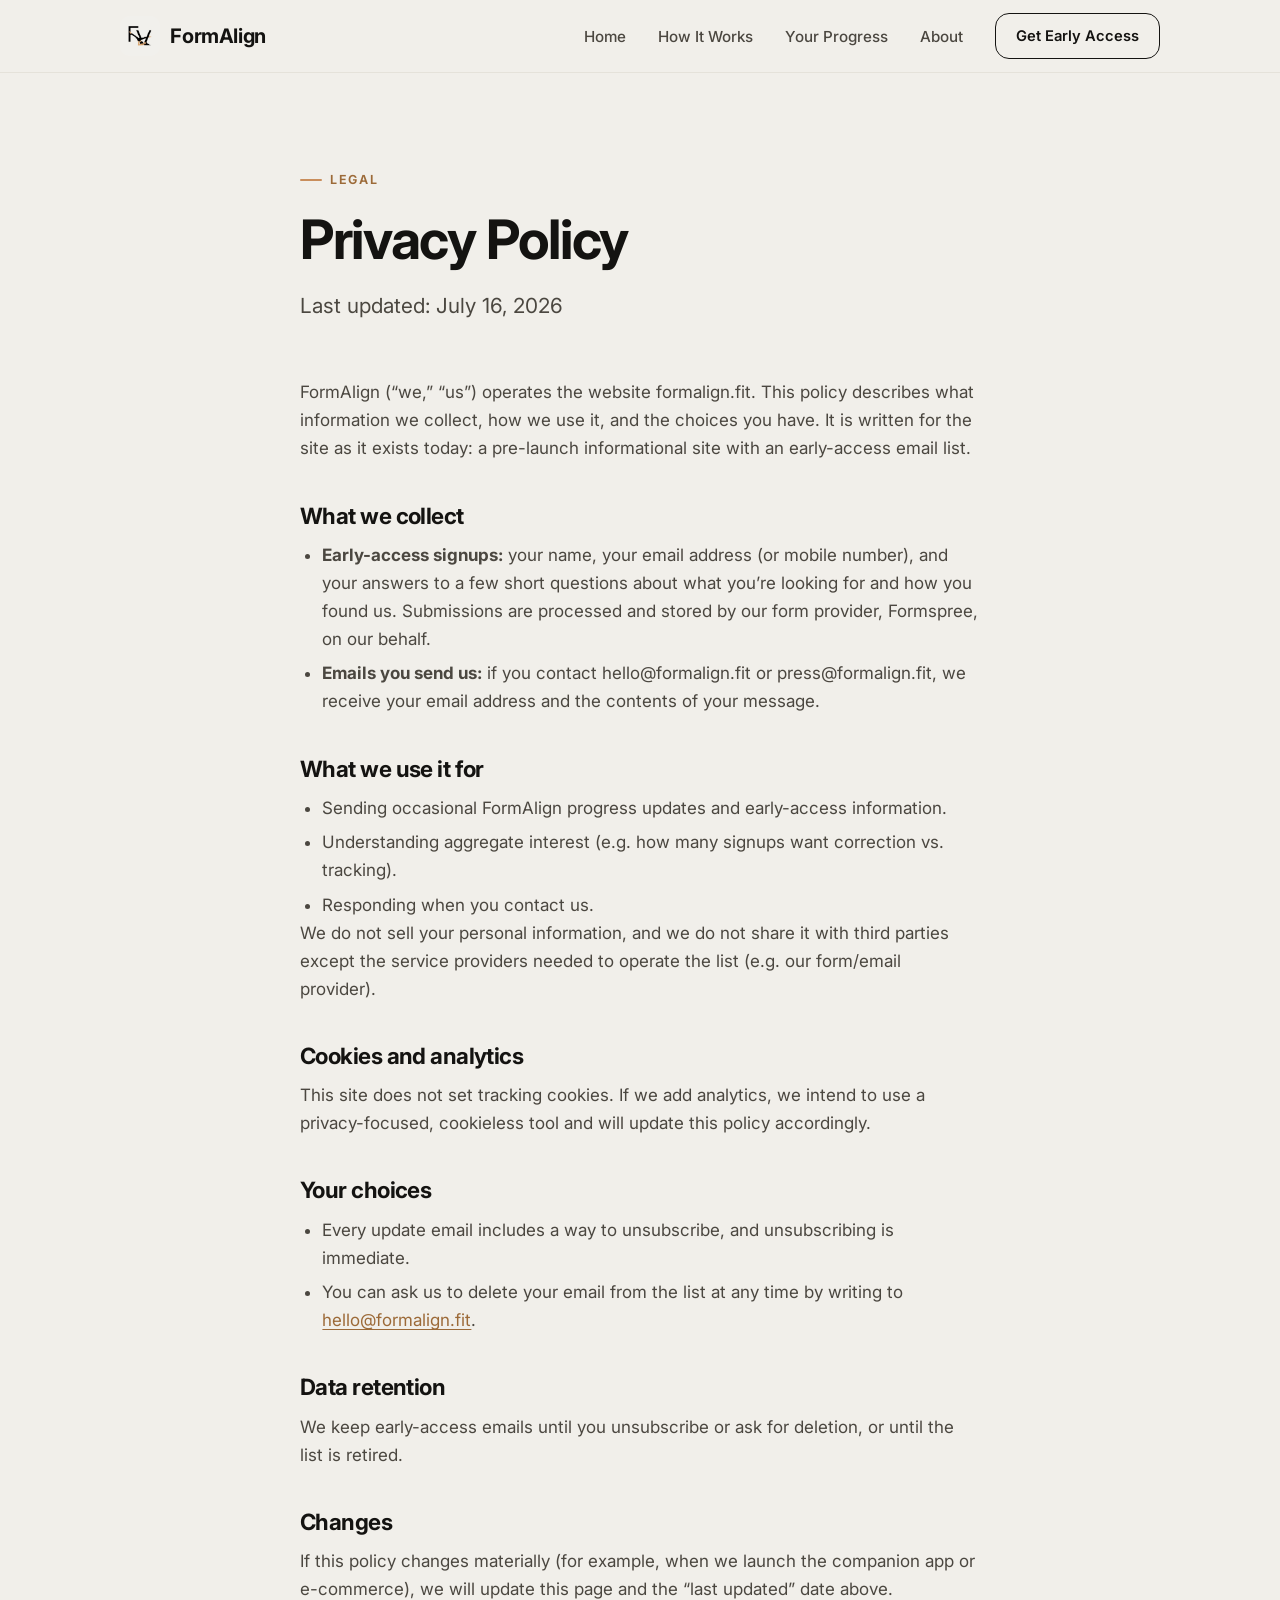
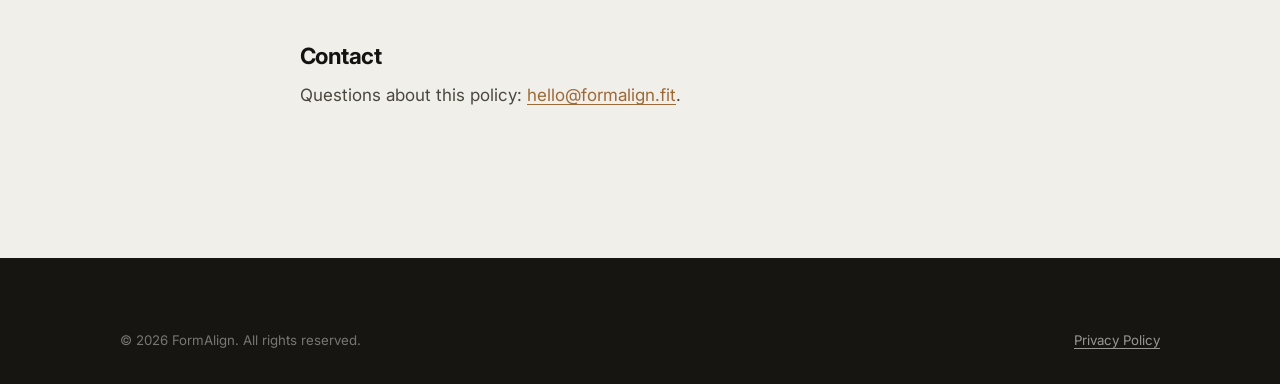
<file: privacy.html>
<!doctype html>
<html lang="en">
  <head>
    <meta charset="UTF-8" />
    <meta name="viewport" content="width=device-width, initial-scale=1.0" />
    <title>Privacy Policy — FormAlign</title>
    <meta name="description" content="FormAlign privacy policy: what we collect, why, and your choices." />
    <link rel="icon" type="image/png" href="./assets/logo-rounded.png" />
    <link rel="apple-touch-icon" href="./assets/apple-touch-icon.png" />
    <meta name="robots" content="noindex" />
    <link rel="preconnect" href="https://fonts.googleapis.com" />
    <link rel="preconnect" href="https://fonts.gstatic.com" crossorigin />
    <link
      href="https://fonts.googleapis.com/css2?family=Inter:wght@400;500;600;700;800&display=swap"
      rel="stylesheet"
    />
    <link rel="stylesheet" href="./styles.css?v=20260721-6" />
  </head>
  <body>
    <header class="site-header">
      <nav class="nav wrap" aria-label="Main">
        <a class="brand" href="./index.html">
          <img src="./assets/logo.png" alt="" />
          FormAlign
        </a>
        <button class="nav-toggle" aria-expanded="false" aria-label="Open menu">
          <svg viewBox="0 0 24 24" fill="none" stroke="currentColor" stroke-width="2" stroke-linecap="round"><path d="M4 7h16M4 12h16M4 17h16"/></svg>
        </button>
        <ul class="nav-links">
          <li><a href="./index.html">Home</a></li>
          <li><a href="./how-it-works.html">How It Works</a></li>
          <li><a href="./progress.html">Your Progress</a></li>
          <li><a href="./about.html">About</a></li>
          <li><a class="btn btn-primary btn-nav" href="./early-access.html">Get Early Access</a></li>
        </ul>
      </nav>
    </header>

    <main>
      <section class="page-hero">
        <div class="wrap-narrow">
          <p class="eyebrow">Legal</p>
          <h1>Privacy Policy</h1>
          <p class="lede">Last updated: July 16, 2026</p>
        </div>
      </section>

      <section class="tight legal" style="padding-top: 0.5rem;">
        <div class="wrap-narrow">
          <p>
            FormAlign (“we,” “us”) operates the website formalign.fit. This policy describes
            what information we collect, how we use it, and the choices you have. It is written
            for the site as it exists today: a pre-launch informational site with an
            early-access email list.
          </p>

          <h2>What we collect</h2>
          <ul>
            <li>
              <strong>Early-access signups:</strong> your name, your email address (or mobile
              number), and your answers to a few short questions about what you’re looking for and
              how you found us. Submissions are processed and stored by our form provider,
              Formspree, on our behalf.
            </li>
            <li>
              <strong>Emails you send us:</strong> if you contact hello@formalign.fit or
              press@formalign.fit, we receive your email address and the contents of your message.
            </li>
          </ul>

          <h2>What we use it for</h2>
          <ul>
            <li>Sending occasional FormAlign progress updates and early-access information.</li>
            <li>Understanding aggregate interest (e.g. how many signups want correction vs. tracking).</li>
            <li>Responding when you contact us.</li>
          </ul>
          <p>
            We do not sell your personal information, and we do not share it with third parties
            except the service providers needed to operate the list (e.g. our form/email provider).
          </p>

          <h2>Cookies and analytics</h2>
          <p>
            This site does not set tracking cookies. If we add analytics, we intend to use a
            privacy-focused, cookieless tool and will update this policy accordingly.
          </p>

          <h2>Your choices</h2>
          <ul>
            <li>Every update email includes a way to unsubscribe, and unsubscribing is immediate.</li>
            <li>
              You can ask us to delete your email from the list at any time by writing to
              <a href="mailto:hello@formalign.fit">hello@formalign.fit</a>.
            </li>
          </ul>

          <h2>Data retention</h2>
          <p>
            We keep early-access emails until you unsubscribe or ask for deletion, or until the
            list is retired.
          </p>

          <h2>Changes</h2>
          <p>
            If this policy changes materially (for example, when we launch the companion app or
            e-commerce), we will update this page and the “last updated” date above.
          </p>

          <h2>Contact</h2>
          <p>
            Questions about this policy: <a href="mailto:hello@formalign.fit">hello@formalign.fit</a>.
          </p>
        </div>
      </section>
    </main>

    <footer class="site-footer">
      <div class="wrap">
        <div class="footer-bottom" style="border-top: none; padding-top: 0;">
          <span>© <span class="year"></span> FormAlign. All rights reserved.</span>
          <a href="./privacy.html">Privacy Policy</a>
        </div>
      </div>
    </footer>

    <script src="./script.js?v=20260721-5" defer></script>
  </body>
</html>
</file>
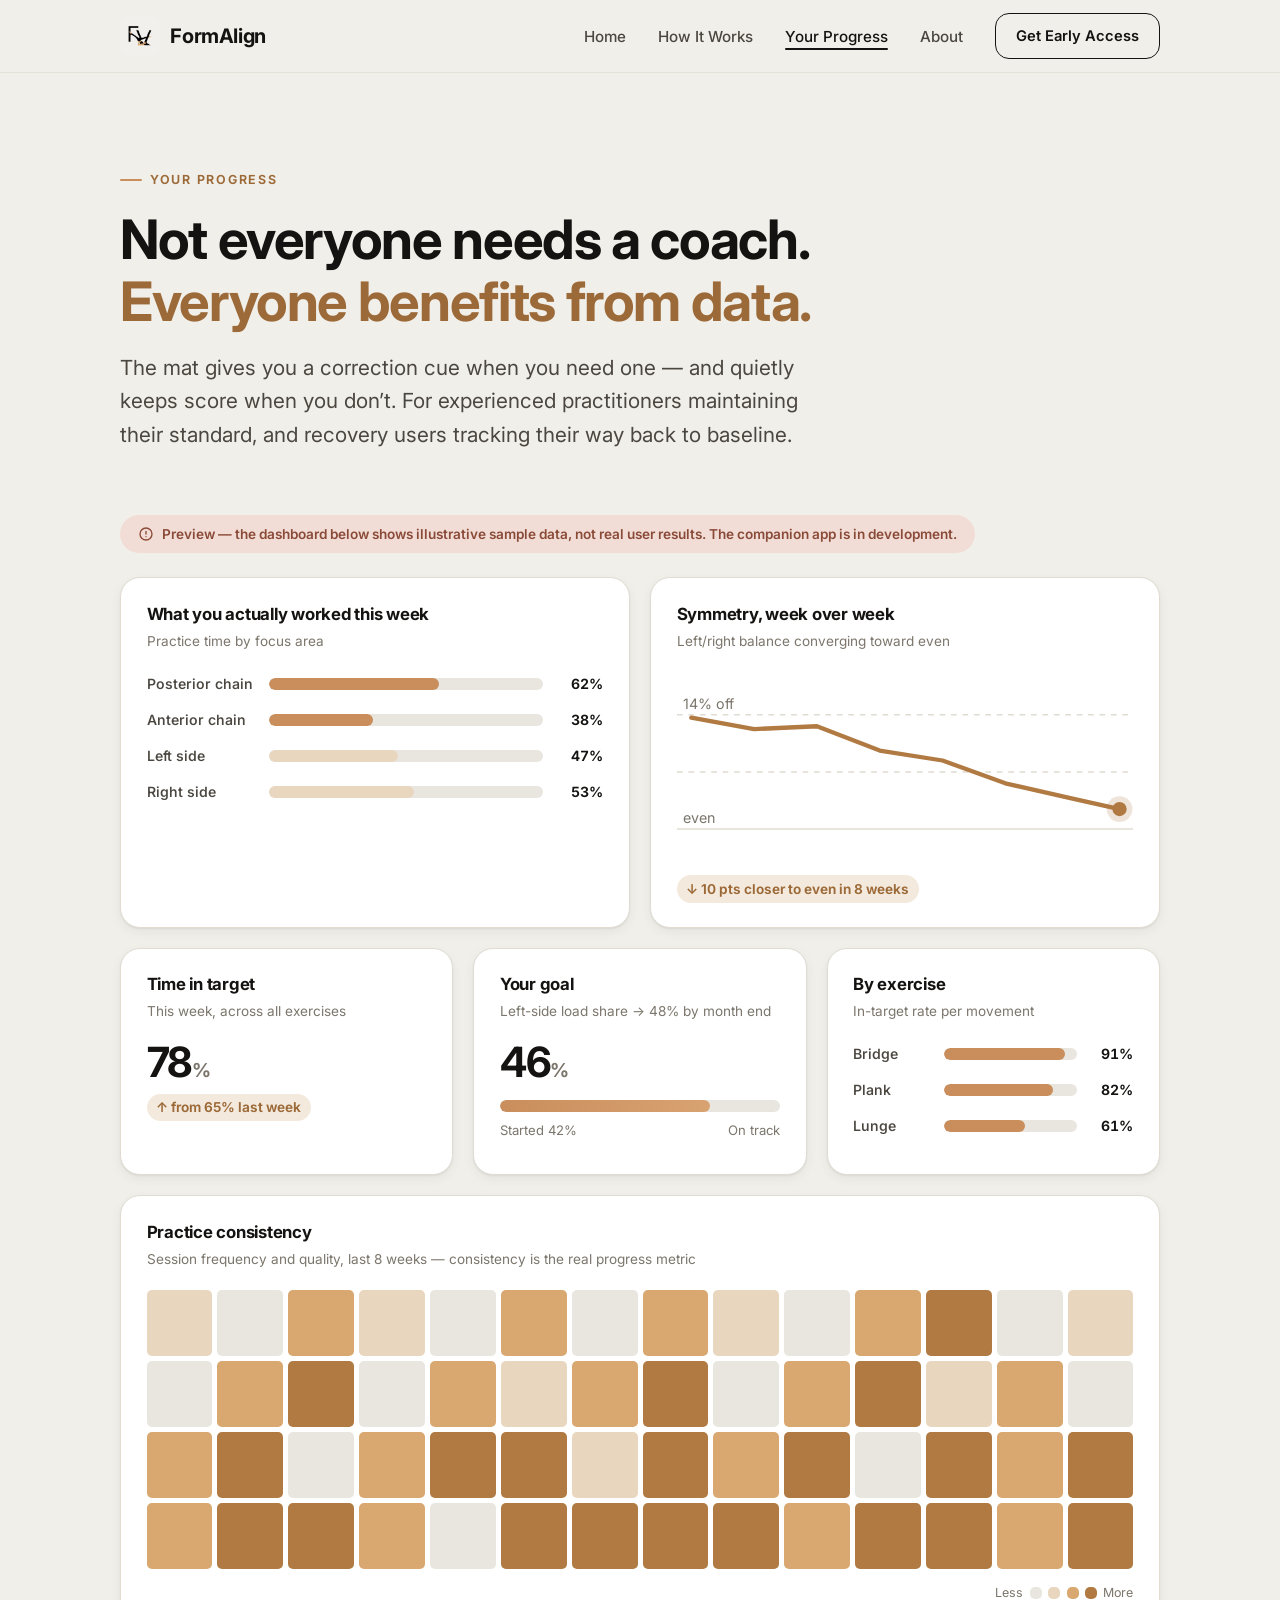
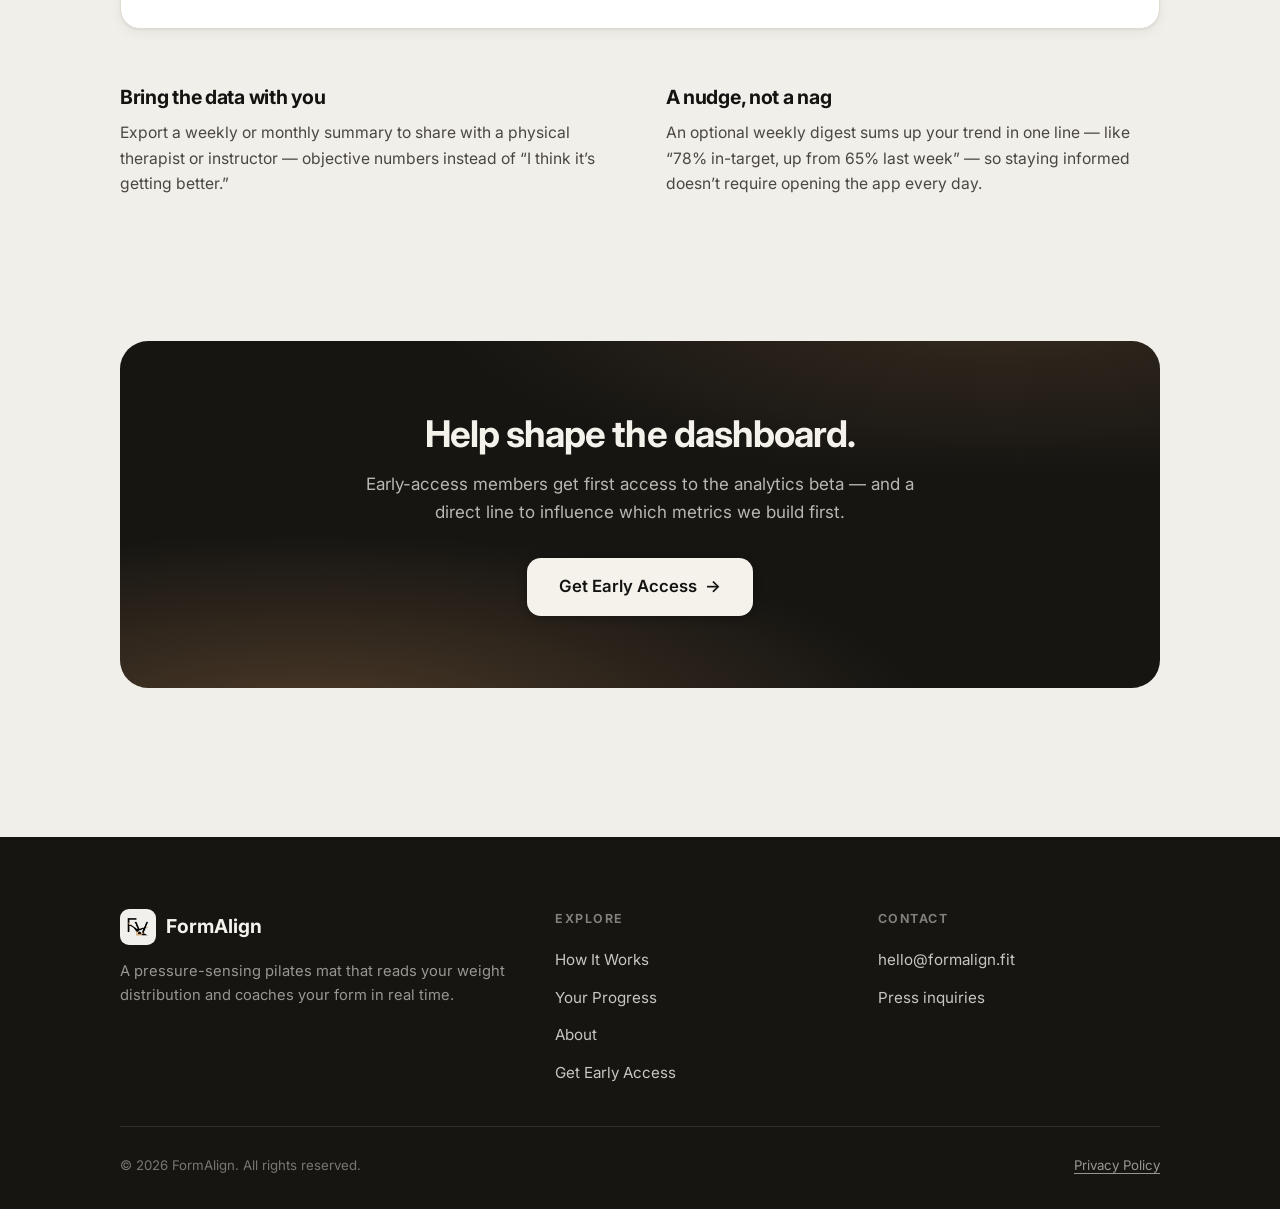
<file: progress.html>
<!doctype html>
<html lang="en">
  <head>
    <meta charset="UTF-8" />
    <meta name="viewport" content="width=device-width, initial-scale=1.0" />
    <title>Your Progress — FormAlign</title>
    <meta
      name="description"
      content="Not everyone needs a coach. Everyone benefits from data. A preview of the FormAlign progress dashboard: balance, symmetry, and consistency over time."
    />
    <link rel="icon" type="image/png" href="./assets/logo-rounded.png" />
    <link rel="apple-touch-icon" href="./assets/apple-touch-icon.png" />
    <meta property="og:title" content="Your Progress — FormAlign" />
    <meta property="og:description" content="See your form the way a trainer would — every session, automatically." />
    <meta property="og:image" content="https://www.formalign.fit/assets/og-hero.jpg" />
    <meta property="og:url" content="https://www.formalign.fit/progress.html" />
    <meta property="og:type" content="website" />
    <link rel="preconnect" href="https://fonts.googleapis.com" />
    <link rel="preconnect" href="https://fonts.gstatic.com" crossorigin />
    <link
      href="https://fonts.googleapis.com/css2?family=Inter:wght@400;500;600;700;800&display=swap"
      rel="stylesheet"
    />
    <link rel="stylesheet" href="./styles.css?v=20260721-6" />
  </head>
  <body>
    <header class="site-header">
      <nav class="nav wrap" aria-label="Main">
        <a class="brand" href="./index.html">
          <img src="./assets/logo.png" alt="" />
          FormAlign
        </a>
        <button class="nav-toggle" aria-expanded="false" aria-label="Open menu">
          <svg viewBox="0 0 24 24" fill="none" stroke="currentColor" stroke-width="2" stroke-linecap="round"><path d="M4 7h16M4 12h16M4 17h16"/></svg>
        </button>
        <ul class="nav-links">
          <li><a href="./index.html">Home</a></li>
          <li><a href="./how-it-works.html">How It Works</a></li>
          <li><a href="./progress.html" aria-current="page">Your Progress</a></li>
          <li><a href="./about.html">About</a></li>
          <li><a class="btn btn-primary btn-nav" href="./early-access.html">Get Early Access</a></li>
        </ul>
      </nav>
    </header>

    <main>
      <section class="page-hero">
        <div class="wrap">
          <p class="eyebrow">Your progress</p>
          <h1>Not everyone needs a coach. <em style="font-style: normal; color: var(--accent-deep);">Everyone benefits from data.</em></h1>
          <p class="lede">
            The mat gives you a correction cue when you need one — and quietly keeps score
            when you don’t. For experienced practitioners maintaining their standard, and
            recovery users tracking their way back to baseline.
          </p>
        </div>
      </section>

      <section class="tight" style="padding-top: 1rem;">
        <div class="wrap">
          <div class="preview-banner reveal" role="note">
            <svg viewBox="0 0 24 24" fill="none" stroke="currentColor" stroke-width="2" stroke-linecap="round" stroke-linejoin="round"><circle cx="12" cy="12" r="9"/><path d="M12 8v4M12 16h.01"/></svg>
            Preview — the dashboard below shows illustrative sample data, not real user results. The companion app is in development.
          </div>

          <div class="dash-grid">
            <!-- Weekly load breakdown -->
            <div class="dash-card dc-6 reveal">
              <h3>What you actually worked this week</h3>
              <p class="sub">Practice time by focus area</p>
              <div class="hbar-row">
                <span class="label">Posterior chain</span>
                <div class="hbar-track"><div class="hbar-fill" data-width="62%"></div></div>
                <span class="val">62%</span>
              </div>
              <div class="hbar-row">
                <span class="label">Anterior chain</span>
                <div class="hbar-track"><div class="hbar-fill" data-width="38%"></div></div>
                <span class="val">38%</span>
              </div>
              <div class="hbar-row">
                <span class="label">Left side</span>
                <div class="hbar-track"><div class="hbar-fill alt" data-width="47%"></div></div>
                <span class="val">47%</span>
              </div>
              <div class="hbar-row">
                <span class="label">Right side</span>
                <div class="hbar-track"><div class="hbar-fill alt" data-width="53%"></div></div>
                <span class="val">53%</span>
              </div>
            </div>

            <!-- Symmetry trend -->
            <div class="dash-card dc-6 reveal reveal-d1">
              <h3>Symmetry, week over week</h3>
              <p class="sub">Left/right balance converging toward even</p>
              <svg class="spark" viewBox="0 0 320 130" role="img" aria-label="Line chart showing left-right asymmetry decreasing from 14 percent to 4 percent over eight weeks">
                <line x1="0" y1="110" x2="320" y2="110" stroke="#e0dcd2" stroke-width="1"/>
                <line x1="0" y1="70" x2="320" y2="70" stroke="#e0dcd2" stroke-width="1" stroke-dasharray="4 4"/>
                <line x1="0" y1="30" x2="320" y2="30" stroke="#e0dcd2" stroke-width="1" stroke-dasharray="4 4"/>
                <text x="4" y="26" font-size="10" fill="#7c766c">14% off</text>
                <text x="4" y="106" font-size="10" fill="#7c766c">even</text>
                <path d="M10 32 L54 40 L98 38 L142 55 L186 62 L230 78 L274 88 L310 96"
                      fill="none" stroke="#b07a42" stroke-width="3" stroke-linecap="round" stroke-linejoin="round"/>
                <circle cx="310" cy="96" r="5" fill="#b07a42"/>
                <circle cx="310" cy="96" r="9" fill="#b07a42" opacity="0.2"/>
              </svg>
              <span class="delta">↓ 10 pts closer to even in 8 weeks</span>
            </div>

            <!-- In-target score -->
            <div class="dash-card dc-4 reveal">
              <h3>Time in target</h3>
              <p class="sub">This week, across all exercises</p>
              <div class="big-metric">78<span class="unit">%</span></div>
              <span class="delta">↑ from 65% last week</span>
            </div>

            <!-- Goal tracking -->
            <div class="dash-card dc-4 reveal reveal-d1">
              <h3>Your goal</h3>
              <p class="sub">Left-side load share → 48% by month end</p>
              <div class="big-metric">46<span class="unit">%</span></div>
              <div class="goal-bar"><div class="goal-fill" data-width="75%"></div></div>
              <div class="goal-meta"><span>Started 42%</span><span>On track</span></div>
            </div>

            <!-- Per-exercise -->
            <div class="dash-card dc-4 reveal reveal-d2">
              <h3>By exercise</h3>
              <p class="sub">In-target rate per movement</p>
              <div class="hbar-row" style="grid-template-columns: 78px 1fr 44px;">
                <span class="label">Bridge</span>
                <div class="hbar-track"><div class="hbar-fill" data-width="91%"></div></div>
                <span class="val">91%</span>
              </div>
              <div class="hbar-row" style="grid-template-columns: 78px 1fr 44px;">
                <span class="label">Plank</span>
                <div class="hbar-track"><div class="hbar-fill" data-width="82%"></div></div>
                <span class="val">82%</span>
              </div>
              <div class="hbar-row" style="grid-template-columns: 78px 1fr 44px;">
                <span class="label">Lunge</span>
                <div class="hbar-track"><div class="hbar-fill" data-width="61%"></div></div>
                <span class="val">61%</span>
              </div>
            </div>

            <!-- Consistency calendar -->
            <div class="dash-card dc-12 reveal">
              <h3>Practice consistency</h3>
              <p class="sub">Session frequency and quality, last 8 weeks — consistency is the real progress metric</p>
              <div class="cal-grid" aria-hidden="true">
                <div class="cal-cell l1"></div><div class="cal-cell"></div><div class="cal-cell l2"></div><div class="cal-cell l1"></div><div class="cal-cell"></div><div class="cal-cell l2"></div><div class="cal-cell"></div>
                <div class="cal-cell l2"></div><div class="cal-cell l1"></div><div class="cal-cell"></div><div class="cal-cell l2"></div><div class="cal-cell l3"></div><div class="cal-cell"></div><div class="cal-cell l1"></div>
                <div class="cal-cell"></div><div class="cal-cell l2"></div><div class="cal-cell l3"></div><div class="cal-cell"></div><div class="cal-cell l2"></div><div class="cal-cell l1"></div><div class="cal-cell l2"></div>
                <div class="cal-cell l3"></div><div class="cal-cell"></div><div class="cal-cell l2"></div><div class="cal-cell l3"></div><div class="cal-cell l1"></div><div class="cal-cell l2"></div><div class="cal-cell"></div>
                <div class="cal-cell l2"></div><div class="cal-cell l3"></div><div class="cal-cell"></div><div class="cal-cell l2"></div><div class="cal-cell l3"></div><div class="cal-cell l3"></div><div class="cal-cell l1"></div>
                <div class="cal-cell l3"></div><div class="cal-cell l2"></div><div class="cal-cell l3"></div><div class="cal-cell"></div><div class="cal-cell l3"></div><div class="cal-cell l2"></div><div class="cal-cell l3"></div>
                <div class="cal-cell l2"></div><div class="cal-cell l3"></div><div class="cal-cell l3"></div><div class="cal-cell l2"></div><div class="cal-cell"></div><div class="cal-cell l3"></div><div class="cal-cell l3"></div>
                <div class="cal-cell l3"></div><div class="cal-cell l3"></div><div class="cal-cell l2"></div><div class="cal-cell l3"></div><div class="cal-cell l3"></div><div class="cal-cell l2"></div><div class="cal-cell l3"></div>
              </div>
              <div class="cal-legend">
                Less <div class="cal-cell"></div><div class="cal-cell l1"></div><div class="cal-cell l2"></div><div class="cal-cell l3"></div> More
              </div>
            </div>
          </div>

          <div class="split" style="margin-top: 3.5rem; align-items: start;">
            <div class="reveal">
              <h3 style="margin-bottom: 0.6rem;">Bring the data with you</h3>
              <p style="font-size: 0.98rem;">
                Export a weekly or monthly summary to share with a physical therapist or
                instructor — objective numbers instead of “I think it’s getting better.”
              </p>
            </div>
            <div class="reveal reveal-d1">
              <h3 style="margin-bottom: 0.6rem;">A nudge, not a nag</h3>
              <p style="font-size: 0.98rem;">
                An optional weekly digest sums up your trend in one line — like
                “78% in-target, up from 65% last week” — so staying informed doesn’t require
                opening the app every day.
              </p>
            </div>
          </div>
        </div>
      </section>

      <!-- CTA -->
      <section class="tight">
        <div class="wrap">
          <div class="cta-band reveal">
            <h2>Help shape the dashboard.</h2>
            <p>
              Early-access members get first access to the analytics beta — and a direct line
              to influence which metrics we build first.
            </p>
            <a class="btn btn-primary btn-lg" href="./early-access.html">Get Early Access <span class="arrow">→</span></a>
          </div>
        </div>
      </section>
    </main>

    <footer class="site-footer">
      <div class="wrap">
        <div class="footer-grid">
          <div>
            <a class="footer-brand" href="./index.html">
              <img src="./assets/logo.png" alt="" />
              FormAlign
            </a>
            <p>
              A pressure-sensing pilates mat that reads your weight distribution and coaches
              your form in real time.
            </p>
          </div>
          <div class="footer-col">
            <h4>Explore</h4>
            <ul>
              <li><a href="./how-it-works.html">How It Works</a></li>
              <li><a href="./progress.html">Your Progress</a></li>
              <li><a href="./about.html">About</a></li>
              <li><a href="./early-access.html">Get Early Access</a></li>
            </ul>
          </div>
          <div class="footer-col">
            <h4>Contact</h4>
            <ul>
              <li><a href="mailto:hello@formalign.fit">hello@formalign.fit</a></li>
              <li><a href="mailto:press@formalign.fit">Press inquiries</a></li>
            </ul>
          </div>
        </div>
        <div class="footer-bottom">
          <span>© <span class="year"></span> FormAlign. All rights reserved.</span>
          <a href="./privacy.html">Privacy Policy</a>
        </div>
      </div>
    </footer>

    <script src="./script.js?v=20260721-5" defer></script>
  </body>
</html>
</file>
<file: styles.css>
/* ==========================================================================
   FormAlign — design system
   Palette (from logo): ink black #141311 · caramel #C98E5C · ivory #F1EFEA
   Type: Inter throughout — clean modern sans, black pill buttons
   ========================================================================== */

:root {
  --ink: #141311;
  --ink-soft: #4b4740;
  --ink-faint: #7c766c;
  --accent: #c98e5c;
  --accent-deep: #9c6a38;
  --accent-tint: #f4e9dd;
  --accent-tint-2: #e9d6bf;
  --paper: #f1efea;
  --paper-warm: #e9e6df;
  --card: #ffffff;
  --line: #e0dcd2;
  --blush: #f2ddd6;
  --black-band: #161512;
  --radius: 20px;
  --radius-sm: 12px;
  --shadow-sm: 0 1px 2px rgba(20, 19, 17, 0.06), 0 4px 12px rgba(20, 19, 17, 0.05);
  --shadow-md: 0 2px 4px rgba(20, 19, 17, 0.06), 0 12px 32px rgba(20, 19, 17, 0.1);
  --font-body: "Inter", -apple-system, BlinkMacSystemFont, "Segoe UI", sans-serif;
  --font-display: "Inter", -apple-system, BlinkMacSystemFont, "Segoe UI", sans-serif;
}

* { margin: 0; padding: 0; box-sizing: border-box; }

html { scroll-behavior: smooth; }

body {
  font-family: var(--font-body);
  background: var(--paper);
  color: var(--ink);
  line-height: 1.65;
  font-size: 1.0625rem;
  -webkit-font-smoothing: antialiased;
  text-rendering: optimizeLegibility;
}

img { max-width: 100%; display: block; }

::selection { background: var(--accent-tint-2); color: var(--accent-deep); }

/* ---------- typography ---------- */

h1, h2, h3 {
  font-family: var(--font-display);
  font-weight: 700;
  line-height: 1.14;
  letter-spacing: -0.025em;
  color: var(--ink);
}

h1 { font-size: clamp(2.2rem, 4.8vw, 3.4rem); }
h2 { font-size: clamp(1.7rem, 3.2vw, 2.3rem); }
h3 { font-size: 1.22rem; line-height: 1.3; letter-spacing: -0.015em; }

.lede {
  font-size: clamp(1.1rem, 1.9vw, 1.3rem);
  color: var(--ink-soft);
  line-height: 1.6;
  max-width: 34em;
}

p { color: var(--ink-soft); }

a { color: var(--accent-deep); text-decoration-thickness: 1px; text-underline-offset: 3px; }

.eyebrow {
  display: inline-flex;
  align-items: center;
  gap: 0.5rem;
  font-size: 0.78rem;
  font-weight: 650;
  letter-spacing: 0.14em;
  text-transform: uppercase;
  color: var(--accent-deep);
  margin-bottom: 1.1rem;
}
.eyebrow::before {
  content: "";
  width: 22px; height: 2px;
  background: var(--accent);
  border-radius: 2px;
}

/* ---------- layout ---------- */

.wrap { max-width: 1120px; margin: 0 auto; padding: 0 clamp(1.25rem, 4vw, 2.5rem); }
.wrap-narrow { max-width: 760px; margin: 0 auto; padding: 0 clamp(1.25rem, 4vw, 2.5rem); }

section { padding: clamp(4rem, 9vw, 7rem) 0; }
section.tight { padding: clamp(3rem, 6vw, 4.5rem) 0; }

.section-head { max-width: 620px; margin-bottom: clamp(2.5rem, 5vw, 4rem); }
.section-head p { margin-top: 1rem; }

/* ---------- nav ---------- */

.site-header {
  position: sticky;
  top: 0;
  z-index: 50;
  background: rgba(241, 239, 234, 0.9);
  backdrop-filter: blur(12px);
  -webkit-backdrop-filter: blur(12px);
  border-bottom: 1px solid rgba(224, 220, 210, 0.7);
}

.nav {
  display: flex;
  align-items: center;
  justify-content: space-between;
  height: 72px;
  gap: 1rem;
}

.brand {
  display: flex;
  align-items: center;
  gap: 0.65rem;
  text-decoration: none;
  color: var(--ink);
  font-family: var(--font-display);
  font-size: 1.25rem;
  font-weight: 700;
  letter-spacing: -0.02em;
}
.brand img {
  width: 40px; height: 40px;
  border-radius: 10px;
  object-fit: cover;
}

.nav-links {
  display: flex;
  align-items: center;
  gap: clamp(1rem, 2.5vw, 2rem);
  list-style: none;
}
.nav-links a:not(.btn) {
  text-decoration: none;
  color: var(--ink-soft);
  font-size: 0.95rem;
  font-weight: 500;
  position: relative;
  padding: 0.25rem 0;
}
.nav-links a:not(.btn)::after {
  content: "";
  position: absolute;
  left: 0; bottom: 0;
  width: 100%; height: 2px;
  background: var(--ink);
  border-radius: 2px;
  transform: scaleX(0);
  transform-origin: left;
  transition: transform 0.25s ease;
}
.nav-links a:not(.btn):hover::after,
.nav-links a:not(.btn)[aria-current="page"]::after { transform: scaleX(1); }
.nav-links a:not(.btn)[aria-current="page"] { color: var(--ink); }

.nav-toggle {
  display: none;
  background: none;
  border: none;
  cursor: pointer;
  padding: 0.5rem;
  color: var(--ink);
}
.nav-toggle svg { width: 26px; height: 26px; }

/* ---------- buttons ---------- */

.btn {
  display: inline-flex;
  align-items: center;
  gap: 0.5rem;
  font-family: var(--font-body);
  font-size: 0.98rem;
  font-weight: 600;
  padding: 0.78rem 1.55rem;
  border-radius: 14px;
  text-decoration: none;
  border: none;
  cursor: pointer;
  transition: transform 0.18s ease, box-shadow 0.18s ease, background 0.18s ease, border-color 0.18s ease;
}
.btn-primary {
  background: var(--ink);
  color: #fff;
  box-shadow: 0 2px 10px rgba(20, 19, 17, 0.22);
}
.btn-primary:hover {
  background: #000;
  transform: translateY(-2px);
  box-shadow: 0 6px 18px rgba(20, 19, 17, 0.28);
}
.btn-ghost {
  background: transparent;
  color: var(--ink);
  border: 1.5px solid var(--line);
}
.btn-ghost:hover { border-color: var(--ink-soft); transform: translateY(-2px); }
.btn-lg { padding: 0.95rem 2rem; font-size: 1.05rem; }
.btn .arrow { transition: transform 0.18s ease; }
.btn:hover .arrow { transform: translateX(3px); }

.btn-nav {
  padding: 0.6rem 1.25rem;
  font-size: 0.92rem;
  background: transparent;
  color: var(--ink);
  border: 1.5px solid var(--ink);
  box-shadow: none;
}
.btn-nav:hover { background: var(--ink); color: #fff; }

/* ---------- hero ---------- */

.hero {
  padding: clamp(3.5rem, 7vw, 6rem) 0 clamp(4rem, 8vw, 6.5rem);
  overflow: hidden;
}

.hero-grid {
  display: grid;
  grid-template-columns: minmax(0, 0.92fr) minmax(0, 1.08fr);
  gap: clamp(2.5rem, 5vw, 4rem);
  align-items: center;
}

.hero h1 { margin-bottom: 1.4rem; }
.hero h1 em {
  font-style: normal;
  color: var(--accent-deep);
}
.hero .lede { margin-bottom: 2.2rem; }

.hero-ctas { display: flex; gap: 1rem; flex-wrap: wrap; align-items: center; }

.hero-note {
  margin-top: 1.4rem;
  font-size: 0.9rem;
  color: var(--ink-faint);
  display: flex;
  align-items: center;
  gap: 0.5rem;
}
.hero-note .dot {
  width: 8px; height: 8px;
  border-radius: 50%;
  background: var(--accent);
  animation: pulse-dot 2.2s ease-in-out infinite;
}
@keyframes pulse-dot {
  0%, 100% { box-shadow: 0 0 0 0 rgba(201, 142, 92, 0.4); }
  50% { box-shadow: 0 0 0 7px rgba(201, 142, 92, 0); }
}

.hero-visual { position: relative; }

.hero-photo {
  border-radius: calc(var(--radius) + 6px);
  overflow: hidden;
  box-shadow: var(--shadow-md);
  aspect-ratio: 4 / 3.3; /* close to the source photo's 4:3 — only a slight crop */
}
.hero-photo img {
  width: 100%; height: 100%;
  object-fit: cover;
}

/* live feedback demo badge — white circle straddling the photo's bottom-right corner */
.feedback-card {
  position: absolute;
  right: -2.5rem;
  bottom: -4.5rem;
  background: var(--card);
  border-radius: 50%;
  box-shadow: var(--shadow-md);
  width: min(215px, 66%);
  aspect-ratio: 1 / 1;
  padding: 1.1rem;
  border: 1px solid var(--line);
  display: flex;
  flex-direction: column;
  align-items: center;
  justify-content: center;
  text-align: center;
}
.feedback-card .fc-title {
  font-size: 0.64rem;
  font-weight: 650;
  letter-spacing: 0.1em;
  text-transform: uppercase;
  color: var(--ink-faint);
  margin-bottom: 0.8rem;
  display: flex;
  flex-direction: column;
  align-items: center;
  gap: 0.5rem;
}
.fc-status {
  font-size: 0.7rem;
  font-weight: 650;
  padding: 0.18rem 0.6rem;
  border-radius: 999px;
  letter-spacing: 0.02em;
  text-transform: none;
  transition: background 0.4s ease, color 0.4s ease;
}
.fc-status.good { background: var(--accent-tint); color: var(--accent-deep); }
.fc-status.adjust { background: var(--ink); color: #fff; }

.fc-bar-label {
  display: flex;
  justify-content: space-between;
  font-size: 0.72rem;
  color: var(--ink-soft);
  font-weight: 550;
  margin-bottom: 0.35rem;
  width: min(140px, 100%);
}
.fc-bar {
  height: 10px;
  border-radius: 999px;
  background: var(--paper-warm);
  overflow: hidden;
  position: relative;
  width: min(140px, 100%);
}
.fc-bar-fill {
  height: 100%;
  border-radius: 999px;
  background: linear-gradient(90deg, var(--accent), #d9a271);
  width: 62%;
  transition: width 1.1s cubic-bezier(0.45, 0.05, 0.25, 1), background 0.5s ease;
}
.fc-bar-fill.warn { background: linear-gradient(90deg, #35322c, #555047); }
.fc-target {
  position: absolute;
  top: -3px; bottom: -3px;
  width: 2px;
  background: var(--ink);
  opacity: 0.35;
  border-radius: 2px;
}
.fc-cue {
  margin-top: 0.55rem;
  font-size: 0.76rem;
  color: var(--ink-soft);
  min-height: 2.6em;
  font-weight: 500;
  max-width: 150px;
  display: flex;
  align-items: flex-start;
  justify-content: center;
}

/* ---------- problem strip ---------- */

.band {
  background: var(--paper-warm);
  border-top: 1px solid var(--line);
  border-bottom: 1px solid var(--line);
}

.split {
  display: grid;
  grid-template-columns: repeat(auto-fit, minmax(280px, 1fr));
  gap: clamp(2rem, 4vw, 4rem);
  align-items: center;
}

.split-photo {
  border-radius: var(--radius);
  overflow: hidden;
  box-shadow: var(--shadow-md);
  aspect-ratio: 4 / 3;
}
.split-photo img { width: 100%; height: 100%; object-fit: cover; }

.stat-row {
  display: flex;
  gap: clamp(1.5rem, 4vw, 3rem);
  flex-wrap: wrap;
  margin-top: 2rem;
}
.stat b {
  display: block;
  font-family: var(--font-display);
  font-size: 2rem;
  font-weight: 700;
  color: var(--accent-deep);
  line-height: 1.1;
}
.stat span { font-size: 0.9rem; color: var(--ink-faint); }

/* ---------- steps (how it works condensed) ---------- */

.steps {
  display: grid;
  grid-template-columns: repeat(auto-fit, minmax(230px, 1fr));
  gap: 1.25rem;
}
.step {
  background: var(--card);
  border: 1px solid var(--line);
  border-radius: var(--radius);
  padding: 1.75rem 1.5rem 1.6rem;
  position: relative;
  transition: transform 0.22s ease, box-shadow 0.22s ease;
}
.step:hover { transform: translateY(-4px); box-shadow: var(--shadow-md); }
.step .num {
  font-family: var(--font-display);
  font-size: 0.95rem;
  font-weight: 700;
  color: var(--accent-deep);
  background: var(--accent-tint);
  width: 34px; height: 34px;
  border-radius: 50%;
  display: flex;
  align-items: center;
  justify-content: center;
  margin-bottom: 1.1rem;
}
.step h3 { font-size: 1.1rem; margin-bottom: 0.5rem; }
.step p { font-size: 0.95rem; }

/* ---------- two-audience cards ---------- */

.audience-grid {
  display: grid;
  grid-template-columns: repeat(auto-fit, minmax(300px, 1fr));
  gap: 1.5rem;
}
.audience-card {
  border-radius: var(--radius);
  padding: 2.25rem 2rem;
  border: 1px solid var(--line);
  background: var(--card);
  display: flex;
  flex-direction: column;
  gap: 0.9rem;
  transition: transform 0.22s ease, box-shadow 0.22s ease;
}
.audience-card:hover { transform: translateY(-4px); box-shadow: var(--shadow-md); }
.audience-card.teal { background: var(--black-band); border-color: var(--black-band); }
.audience-card.teal h3, .audience-card.teal p { color: #f0ede6; }
.audience-card.teal p { opacity: 0.82; }
.audience-card .icon {
  width: 46px; height: 46px;
  border-radius: 12px;
  display: flex; align-items: center; justify-content: center;
  background: var(--accent-tint);
  color: var(--accent-deep);
}
.audience-card.teal .icon { background: rgba(255,255,255,0.12); color: #dfaf7f; }
.audience-card .icon svg { width: 24px; height: 24px; }
.audience-card a {
  margin-top: auto;
  font-weight: 600;
  font-size: 0.95rem;
  text-decoration: none;
}
.audience-card.teal a { color: #dfaf7f; }
.audience-card a:hover { text-decoration: underline; }

/* ---------- honesty / prototype section ---------- */

.proto-frame {
  border-radius: var(--radius);
  overflow: hidden;
  box-shadow: var(--shadow-md);
  position: relative;
}
.proto-frame img { width: 100%; height: 100%; object-fit: cover; }
.proto-tag {
  position: absolute;
  top: 1rem; left: 1rem;
  background: rgba(20, 19, 17, 0.85);
  color: #f0ede6;
  font-size: 0.78rem;
  font-weight: 600;
  padding: 0.35rem 0.85rem;
  border-radius: 999px;
  backdrop-filter: blur(4px);
  letter-spacing: 0.03em;
}

.check-list { list-style: none; margin-top: 1.5rem; display: grid; gap: 0.85rem; }
.check-list li {
  display: flex;
  gap: 0.75rem;
  align-items: flex-start;
  color: var(--ink-soft);
  font-size: 1rem;
}
.check-list .check {
  flex-shrink: 0;
  width: 22px; height: 22px;
  border-radius: 50%;
  background: var(--accent-tint);
  color: var(--accent-deep);
  display: flex; align-items: center; justify-content: center;
  margin-top: 0.2rem;
}
.check-list .check svg { width: 12px; height: 12px; }

/* ---------- CTA band ---------- */

.cta-band {
  background: var(--black-band);
  border-radius: calc(var(--radius) + 8px);
  padding: clamp(3rem, 6vw, 4.5rem) clamp(1.75rem, 5vw, 4rem);
  text-align: center;
  position: relative;
  overflow: hidden;
}
.cta-band::before {
  content: "";
  position: absolute;
  inset: 0;
  background:
    radial-gradient(ellipse 60% 55% at 18% 110%, rgba(201, 142, 92, 0.3), transparent),
    radial-gradient(ellipse 55% 50% at 85% -10%, rgba(201, 142, 92, 0.18), transparent);
  pointer-events: none;
}
.cta-band > * { position: relative; }
.cta-figure {
  width: 96px;
  height: 96px;
  border-radius: 50%;
  overflow: hidden;
  margin: 0 auto 1.5rem;
  box-shadow: 0 4px 16px rgba(0, 0, 0, 0.35);
}
.cta-figure img { width: 100%; height: 100%; object-fit: cover; }
.cta-band h2 { color: #f5f2ec; margin-bottom: 0.9rem; }
.cta-band p { color: rgba(240, 237, 230, 0.75); max-width: 34em; margin: 0 auto 2rem; }
.cta-band .btn-primary {
  background: #f5f2ec;
  color: var(--ink);
  box-shadow: 0 2px 10px rgba(0, 0, 0, 0.3);
}
.cta-band .btn-primary:hover { background: #fff; }

/* ---------- access gate page ---------- */

.access-gate {
  min-height: 100vh;
  display: flex;
  align-items: center;
  justify-content: center;
}
.access-gate-inner {
  max-width: 30em;
  text-align: center;
}
.access-gate-logo {
  width: 56px;
  height: 56px;
  border-radius: 14px;
  margin: 0 auto 1.75rem;
  display: block;
}
.access-gate .eyebrow { justify-content: center; }
.access-gate h1 { margin-bottom: 1rem; }
.access-gate .lede { margin: 0 auto 2rem; }
.access-gate-note { margin-top: 1rem; font-size: 0.85rem; color: var(--ink-faint); }

/* ---------- page hero (interior pages) ---------- */

.page-hero { padding: clamp(3.5rem, 7vw, 5.5rem) 0 clamp(2rem, 4vw, 3rem); }
.page-hero h1 { max-width: 17em; margin-bottom: 1.2rem; }

/* ---------- how-it-works page ---------- */

.hiw-block {
  display: grid;
  grid-template-columns: minmax(0, 1fr) minmax(0, 1fr);
  gap: clamp(2rem, 5vw, 4.5rem);
  align-items: center;
  padding: clamp(2.5rem, 5vw, 4rem) 0;
}
.hiw-block:not(:last-child) { border-bottom: 1px solid var(--line); }
.hiw-block.flip .hiw-visual { order: -1; }
.hiw-copy h2 { font-size: clamp(1.5rem, 2.6vw, 1.95rem); margin-bottom: 1rem; }
.hiw-copy p + p { margin-top: 1rem; }

.hiw-visual {
  border-radius: var(--radius);
  min-height: 300px;
  display: flex;
  align-items: center;
  justify-content: center;
  position: relative;
}

/* zone illustration */
.zone-demo {
  width: 100%;
  max-width: 420px;
  background: var(--card);
  border: 1px solid var(--line);
  border-radius: var(--radius);
  padding: 2rem;
  box-shadow: var(--shadow-sm);
}
.zone-mat {
  aspect-ratio: 5 / 8;
  max-height: 320px;
  margin: 0 auto;
  border-radius: 14px;
  background: var(--paper-warm);
  border: 1.5px solid var(--line);
  position: relative;
  overflow: hidden;
}
/* Weight rocks between front and back zone pairs like a rep:
   load (hold) → shift → load the other end (hold). Back pair runs in
   antiphase via negative delays; small per-side offsets keep it human. */
.zone-blob {
  position: absolute;
  border-radius: 50%;
  background: radial-gradient(circle, rgba(201, 142, 92, 0.6), rgba(201, 142, 92, 0));
  animation: zone-shift 5.2s cubic-bezier(0.55, 0.05, 0.3, 1) infinite;
}
@keyframes zone-shift {
  0%, 16% { transform: scale(1.18); opacity: 1; }      /* loaded — hold the position */
  42%, 68% { transform: scale(0.55); opacity: 0.3; }   /* unloaded — weight is on the other pair */
  94%, 100% { transform: scale(1.18); opacity: 1; }
}
.zone-caption {
  text-align: center;
  font-size: 0.85rem;
  color: var(--ink-faint);
  margin-top: 1.1rem;
}

/* system pipeline diagram (Sensing → Processing → Feedback) */
.pipeline {
  display: grid;
  grid-template-columns: 1fr auto 1fr auto 1fr;
  gap: clamp(0.6rem, 1.5vw, 1.1rem);
  align-items: stretch;
}
.pipe-stage {
  background: var(--card);
  border: 1px solid var(--line);
  border-radius: var(--radius);
  padding: 1.6rem 1.5rem 1.5rem;
  box-shadow: var(--shadow-sm);
  display: flex;
  flex-direction: column;
}
.pipe-head {
  display: flex;
  align-items: center;
  justify-content: space-between;
  margin-bottom: 1.1rem;
}
.pipe-icon {
  width: 46px; height: 46px;
  border-radius: 12px;
  background: var(--accent-tint);
  color: var(--accent-deep);
  display: flex; align-items: center; justify-content: center;
}
.pipe-icon svg { width: 24px; height: 24px; }
.pipe-num {
  font-family: var(--font-display);
  font-size: 0.88rem;
  font-weight: 700;
  letter-spacing: 0.08em;
  color: var(--ink-faint);
}
.pipe-stage h3 { font-size: 1.1rem; margin-bottom: 0.25rem; }
.pipe-tech {
  font-size: 0.72rem;
  font-weight: 650;
  letter-spacing: 0.1em;
  text-transform: uppercase;
  color: var(--accent-deep);
  margin-bottom: 0.7rem;
}
.pipe-stage > p:not(.pipe-tech) { font-size: 0.93rem; }
.pipe-note {
  margin-top: auto;
  padding-top: 1rem;
  font-size: 0.8rem;
  color: var(--ink-faint);
}
.pipe-note a { color: var(--accent-deep); }
.pipe-link {
  display: flex;
  align-items: center;
  justify-content: center;
  color: var(--accent);
}
.pipe-link svg { width: 26px; height: 26px; }

@media (max-width: 900px) {
  .pipeline { grid-template-columns: 1fr; gap: 0.5rem; }
  .pipe-link { padding: 0.15rem 0; }
  .pipe-link svg { transform: rotate(90deg); }
}

/* roadmap steps */
.roadmap { display: grid; gap: 0; margin-top: 2.5rem; }
.roadmap-item {
  display: grid;
  grid-template-columns: 56px 1fr;
  gap: 1.25rem;
  padding-bottom: 2.25rem;
  position: relative;
}
.roadmap-item:last-child { padding-bottom: 0; }
.roadmap-item::before {
  content: "";
  position: absolute;
  left: 27px;
  top: 56px;
  bottom: 8px;
  width: 2px;
  background: var(--line);
}
.roadmap-item:last-child::before { display: none; }
.roadmap-marker {
  width: 56px; height: 56px;
  border-radius: 50%;
  background: var(--card);
  border: 1.5px solid var(--line);
  display: flex;
  align-items: center;
  justify-content: center;
  color: var(--accent-deep);
  font-family: var(--font-display);
  font-weight: 700;
  font-size: 1.05rem;
}
.roadmap-item.now .roadmap-marker {
  background: var(--ink);
  border-color: var(--ink);
  color: #fff;
}
.roadmap-body h3 { margin-bottom: 0.35rem; display: flex; align-items: center; gap: 0.6rem; flex-wrap: wrap; }
.roadmap-body .tag {
  font-family: var(--font-body);
  font-size: 0.7rem;
  font-weight: 650;
  letter-spacing: 0.08em;
  text-transform: uppercase;
  padding: 0.2rem 0.6rem;
  border-radius: 999px;
  background: var(--accent-tint);
  color: var(--accent-deep);
}
.roadmap-body .tag.future { background: var(--paper-warm); color: var(--ink-faint); }
.roadmap-body p { font-size: 0.98rem; }

/* video / image placeholder slots */
.media-slot {
  border: 2px dashed var(--accent-tint-2);
  background: var(--accent-tint);
  border-radius: var(--radius);
  aspect-ratio: 16 / 9;
  display: flex;
  flex-direction: column;
  align-items: center;
  justify-content: center;
  gap: 0.8rem;
  color: var(--accent-deep);
  text-align: center;
  padding: 1.5rem;
  width: 100%;
}
.media-slot.portrait { aspect-ratio: 4 / 5; }
.media-slot .ms-icon {
  width: 58px; height: 58px;
  border-radius: 50%;
  background: #fff;
  display: flex; align-items: center; justify-content: center;
  box-shadow: var(--shadow-sm);
}
.media-slot .ms-icon svg { width: 24px; height: 24px; }
.media-slot b { font-size: 1rem; font-weight: 650; }
.media-slot span { font-size: 0.85rem; opacity: 0.8; max-width: 30em; }

/* ---------- progress page dashboard ---------- */

.preview-banner {
  display: inline-flex;
  align-items: center;
  gap: 0.55rem;
  background: var(--blush);
  color: #8a4a38;
  font-size: 0.85rem;
  font-weight: 600;
  padding: 0.5rem 1.1rem;
  border-radius: 999px;
  margin-bottom: 1.5rem;
}
.preview-banner svg { width: 16px; height: 16px; flex-shrink: 0; }

.dash-grid {
  display: grid;
  grid-template-columns: repeat(12, 1fr);
  gap: 1.25rem;
}
.dash-card {
  background: var(--card);
  border: 1px solid var(--line);
  border-radius: var(--radius);
  padding: 1.6rem 1.6rem 1.5rem;
  box-shadow: var(--shadow-sm);
}
.dash-card h3 { font-size: 1.05rem; margin-bottom: 0.25rem; }
.dash-card .sub { font-size: 0.85rem; color: var(--ink-faint); margin-bottom: 1.25rem; }
.dc-6 { grid-column: span 6; }
.dc-4 { grid-column: span 4; }
.dc-8 { grid-column: span 8; }
.dc-12 { grid-column: span 12; }

.hbar-row { display: grid; grid-template-columns: 110px 1fr 48px; align-items: center; gap: 0.8rem; margin-bottom: 0.8rem; font-size: 0.88rem; }
.hbar-row .label { color: var(--ink-soft); font-weight: 550; }
.hbar-track { height: 12px; background: var(--paper-warm); border-radius: 999px; overflow: hidden; }
.hbar-fill { height: 100%; border-radius: 999px; background: var(--accent); width: 0; transition: width 1s cubic-bezier(0.3, 0.6, 0.3, 1); }
.hbar-fill.alt { background: var(--accent-tint-2); }
.hbar-row .val { text-align: right; font-weight: 650; color: var(--ink); font-variant-numeric: tabular-nums; }

.spark { width: 100%; height: auto; }

.big-metric {
  font-family: var(--font-display);
  font-size: 2.6rem;
  font-weight: 700;
  letter-spacing: -0.03em;
  color: var(--ink);
  line-height: 1;
}
.big-metric .unit { font-size: 1.2rem; color: var(--ink-faint); }
.delta { font-size: 0.85rem; font-weight: 650; color: var(--accent-deep); background: var(--accent-tint); padding: 0.15rem 0.6rem; border-radius: 999px; display: inline-block; margin-top: 0.6rem; }

.goal-bar { height: 12px; background: var(--paper-warm); border-radius: 999px; overflow: hidden; margin-top: 1rem; position: relative; }
.goal-fill { height: 100%; background: linear-gradient(90deg, var(--accent), #d9a271); border-radius: 999px; width: 0; transition: width 1.2s cubic-bezier(0.3, 0.6, 0.3, 1); }
.goal-meta { display: flex; justify-content: space-between; font-size: 0.82rem; color: var(--ink-faint); margin-top: 0.5rem; }

.cal-grid { display: grid; grid-template-columns: repeat(14, 1fr); gap: 5px; margin-top: 0.5rem; }
.cal-cell { aspect-ratio: 1; border-radius: 5px; background: var(--paper-warm); }
.cal-cell.l1 { background: var(--accent-tint-2); }
.cal-cell.l2 { background: #d9a870; }
.cal-cell.l3 { background: #b07a42; }
.cal-legend { display: flex; align-items: center; gap: 0.4rem; font-size: 0.78rem; color: var(--ink-faint); margin-top: 0.9rem; justify-content: flex-end; }
.cal-legend .cal-cell { width: 12px; aspect-ratio: 1; }

/* ---------- about page ---------- */

.about-below { background: #ffffff; border-top: 1px solid var(--line); }
.about-cta-band { background: var(--paper); border-top: none; }

.about-grid {
  display: grid;
  grid-template-columns: minmax(0, 1.4fr) minmax(0, 1fr);
  grid-template-areas:
    "video lead"
    "body  body";
  column-gap: clamp(2.5rem, 5vw, 4.5rem);
  row-gap: clamp(2rem, 4vw, 3.5rem);
  align-items: start;
}
.founder-video { grid-area: video; margin: 0; }
.founder-video video {
  width: 100%;
  aspect-ratio: 16 / 9;
  border-radius: var(--radius);
  background: var(--accent-tint);
  box-shadow: var(--shadow-sm);
  display: block;
  object-fit: cover;
}
.about-lead { grid-area: lead; align-self: end; }
.about-lead p {
  color: var(--ink-soft);
  font-weight: 600;
  font-size: 1.12rem;
  line-height: 1.65;
}
.about-body {
  grid-area: body;
}

.about-lead p + p,
.about-body p + p { margin-top: 1.2rem; }
.about-body .sig {
  margin-top: 2rem;
  font-family: var(--font-display);
  font-style: italic;
  font-size: 1.15rem;
  font-weight: 550;
  color: var(--ink);
}

/* ---------- early access page ---------- */

.access-hero {
  display: flex;
  align-items: center;
  padding: clamp(3rem, 6vw, 5rem) 0 0;
}
.access-grid {
  display: grid;
  grid-template-columns: minmax(0, 1fr) minmax(0, 1fr);
  gap: clamp(2.5rem, 6vw, 5rem);
  align-items: start;
  width: 100%;
}
.access-photo {
  margin-top: clamp(3rem, 6vw, 5rem);
  width: 100%;
  border-radius: var(--radius);
  overflow: hidden;
  box-shadow: var(--shadow-md);
}
.access-photo img { width: 100%; height: auto; display: block; }
/* drop the form so its top lines up with the h1, not the eyebrow */
.access-grid .form-card { margin-top: 3rem; }
.perk-list { list-style: none; display: grid; gap: 1.1rem; margin-top: 1.8rem; }
.perk-list li { display: flex; gap: 0.9rem; align-items: flex-start; }
.perk-list .check {
  flex-shrink: 0;
  width: 26px; height: 26px;
  border-radius: 50%;
  background: var(--accent-tint);
  color: var(--accent-deep);
  display: flex; align-items: center; justify-content: center;
  margin-top: 0.15rem;
}
.perk-list .check svg { width: 13px; height: 13px; }
.perk-list b { color: var(--ink); display: block; font-size: 1rem; }
.perk-list span { font-size: 0.92rem; color: var(--ink-soft); }

.form-card {
  background: var(--card);
  border: 1px solid var(--line);
  border-radius: calc(var(--radius) + 4px);
  padding: clamp(1.75rem, 4vw, 2.5rem);
  box-shadow: var(--shadow-md);
}
.form-card h2 { font-size: 1.5rem; margin-bottom: 0.4rem; }
.form-card > p { font-size: 0.95rem; margin-bottom: 1.6rem; }

/* multi-step waitlist quiz */
.quiz-card { overflow: hidden; }
.quiz-progress {
  height: 6px; background: var(--paper-warm); border-radius: 999px;
  overflow: hidden; margin-bottom: 1.7rem;
}
.quiz-progress > i {
  display: block; height: 100%; width: 0; border-radius: 999px;
  background: linear-gradient(90deg, var(--accent), #d9a271);
  transition: width 0.5s cubic-bezier(0.3, 0.6, 0.3, 1);
}
.quiz-step { display: none; padding: 0; }
.quiz-step.is-active { display: block; animation: quizIn 0.4s ease both; }
@keyframes quizIn { from { opacity: 0; transform: translateY(10px); } to { opacity: 1; transform: none; } }
.quiz-step h2 { font-size: 1.5rem; margin-bottom: 0.35rem; }
.quiz-step h3 { font-size: 1.25rem; line-height: 1.3; margin-bottom: 1.2rem; }
.quiz-sub { color: var(--ink-soft); font-size: 0.95rem; margin-bottom: 1.5rem; }
.quiz-hint { color: var(--ink-faint); font-size: 0.85rem; margin: -0.7rem 0 1rem; }
.quiz-count {
  display: inline-block; font-size: 0.75rem; font-weight: 700;
  letter-spacing: 0.08em; text-transform: uppercase;
  color: var(--accent-deep); margin-bottom: 0.7rem;
}
.quiz-field { margin-bottom: 1.1rem; }
.quiz-field label { display: block; font-size: 0.9rem; font-weight: 600; margin-bottom: 0.4rem; color: var(--ink); }
.quiz-field input {
  width: 100%; padding: 0.85rem 1rem; font: inherit; font-size: 1rem;
  border: 1.5px solid var(--line); border-radius: 12px; background: #fff; color: var(--ink);
}
.quiz-field input:focus { outline: none; border-color: var(--accent); box-shadow: 0 0 0 3px var(--accent-tint); }
.quiz-err { display: block; color: #a33; font-size: 0.82rem; margin-top: 0.4rem; }
.quiz-err[hidden] { display: none; }
.quiz-opts { display: grid; gap: 0.7rem; margin-bottom: 1.6rem; }
.quiz-opt {
  text-align: left; width: 100%; padding: 0.95rem 1.05rem; font: inherit; font-size: 0.98rem;
  border: 1.5px solid var(--line); border-radius: 12px; background: #fff; color: var(--ink);
  cursor: pointer; display: flex; align-items: center; gap: 0.75rem;
  transition: border-color 0.15s, background 0.15s, box-shadow 0.15s;
}
.quiz-opt::before {
  content: ""; flex-shrink: 0; width: 20px; height: 20px; border-radius: 6px;
  border: 1.5px solid var(--line); transition: all 0.15s;
}
.quiz-opts[data-multi="false"] .quiz-opt::before { border-radius: 50%; }
.quiz-opt:hover { border-color: var(--accent-tint-2); background: var(--accent-tint); }
.quiz-opt.sel { border-color: var(--accent); background: var(--accent-tint); }
.quiz-opt.sel::before { background: var(--accent-deep); border-color: var(--accent-deep); box-shadow: inset 0 0 0 3px #fff; }
.quiz-nav { display: flex; align-items: center; justify-content: space-between; gap: 1rem; }
.quiz-nav .btn { min-width: 130px; justify-content: center; }
.quiz-nav .btn:disabled { opacity: 0.45; cursor: not-allowed; }
.quiz-back { background: none; border: none; color: var(--ink-soft); font: inherit; font-weight: 600; cursor: pointer; padding: 0.5rem 0.25rem; }
.quiz-back:hover { color: var(--ink); }
.quiz-fine { font-size: 0.8rem; color: var(--ink-faint); margin-top: 1rem; text-align: center; }
.quiz-fine a { color: var(--accent-deep); }
.quiz-cta { margin-top: 0.4rem; }
.quiz-payoff { text-align: center; padding: 0.5rem 0; }
.quiz-payoff .big-check {
  width: 64px; height: 64px; border-radius: 50%;
  background: var(--accent-tint); color: var(--accent-deep);
  display: flex; align-items: center; justify-content: center; margin: 0 auto 1.3rem;
}
.quiz-payoff .big-check svg { width: 30px; height: 30px; }
.quiz-payoff h2 { font-size: 1.6rem; margin-bottom: 0.7rem; }
.quiz-payoff p { color: var(--ink-soft); max-width: 34em; margin: 0 auto 0.6rem; }
.quiz-payoff strong { color: var(--ink); }

.field { margin-bottom: 1.25rem; }
.field label {
  display: block;
  font-size: 0.88rem;
  font-weight: 600;
  color: var(--ink);
  margin-bottom: 0.45rem;
}
.field input[type="email"],
.field input[type="text"] {
  width: 100%;
  font-family: var(--font-body);
  font-size: 1rem;
  padding: 0.85rem 1rem;
  border: 1.5px solid var(--line);
  border-radius: var(--radius-sm);
  background: var(--paper);
  color: var(--ink);
  transition: border-color 0.15s ease, box-shadow 0.15s ease;
}
.field input:focus {
  outline: none;
  border-color: var(--accent);
  box-shadow: 0 0 0 3px rgba(201, 142, 92, 0.2);
}

.radio-group { display: grid; gap: 0.6rem; }
.radio-option {
  display: flex;
  align-items: center;
  gap: 0.7rem;
  border: 1.5px solid var(--line);
  border-radius: var(--radius-sm);
  padding: 0.8rem 1rem;
  cursor: pointer;
  font-size: 0.93rem;
  color: var(--ink-soft);
  transition: border-color 0.15s ease, background 0.15s ease;
}
.radio-option:hover { border-color: var(--accent-tint-2); background: var(--accent-tint); }
.radio-option input { accent-color: var(--ink); width: 17px; height: 17px; flex-shrink: 0; }
.radio-option input:checked + span { color: var(--ink); font-weight: 550; }

.form-fine {
  font-size: 0.8rem;
  color: var(--ink-faint);
  margin-top: 1rem;
}

.form-success {
  text-align: center;
  padding: 2rem 0.5rem;
}
.form-success .big-check {
  width: 62px; height: 62px;
  border-radius: 50%;
  background: var(--accent-tint);
  color: var(--accent-deep);
  display: flex; align-items: center; justify-content: center;
  margin: 0 auto 1.4rem;
}
.form-success .big-check svg { width: 28px; height: 28px; }
.form-success h2 { margin-bottom: 0.8rem; }
.form-success p { max-width: 26em; margin: 0 auto; }

/* ---------- footer ---------- */

.site-footer {
  background: var(--black-band);
  color: rgba(240, 237, 230, 0.75);
  padding: clamp(3rem, 6vw, 4.5rem) 0 2rem;
  margin-top: clamp(3rem, 6vw, 5rem);
}
.footer-grid {
  display: grid;
  grid-template-columns: minmax(220px, 1.4fr) repeat(auto-fit, minmax(150px, 1fr));
  gap: 2.5rem;
  padding-bottom: 2.5rem;
  border-bottom: 1px solid rgba(240, 237, 230, 0.12);
}
.footer-brand {
  display: flex;
  align-items: center;
  gap: 0.65rem;
  font-family: var(--font-display);
  font-size: 1.2rem;
  font-weight: 700;
  color: #f5f2ec;
  text-decoration: none;
  margin-bottom: 0.9rem;
}
.footer-brand img { width: 36px; height: 36px; border-radius: 9px; }
.footer-grid p { font-size: 0.92rem; color: rgba(240, 237, 230, 0.6); max-width: 28em; }
.footer-col h4 {
  font-size: 0.78rem;
  font-weight: 650;
  letter-spacing: 0.12em;
  text-transform: uppercase;
  color: rgba(240, 237, 230, 0.5);
  margin-bottom: 1rem;
}
.footer-col ul { list-style: none; display: grid; gap: 0.6rem; }
.footer-col a {
  color: rgba(240, 237, 230, 0.82);
  text-decoration: none;
  font-size: 0.95rem;
}
.footer-col a:hover { color: #dfaf7f; }
.footer-hiring {
  font-size: 0.9rem;
  color: rgba(240, 237, 230, 0.65);
  margin-top: 1.2rem;
}
.footer-hiring a { color: #dfaf7f; }
.footer-bottom {
  display: flex;
  justify-content: space-between;
  align-items: center;
  gap: 1rem;
  flex-wrap: wrap;
  padding-top: 1.75rem;
  font-size: 0.83rem;
  color: rgba(240, 237, 230, 0.45);
}
.footer-bottom a { color: rgba(240, 237, 230, 0.6); }

/* ---------- privacy page ---------- */

.legal h2 { font-size: 1.4rem; margin: 2.5rem 0 0.8rem; }
.legal p + p { margin-top: 1rem; }
.legal ul { margin: 0.8rem 0 0 1.4rem; color: var(--ink-soft); }
.legal li + li { margin-top: 0.4rem; }

/* ---------- reveal animation ---------- */

.reveal {
  opacity: 0;
  transform: translateY(22px);
  transition: opacity 0.7s ease, transform 0.7s cubic-bezier(0.2, 0.65, 0.3, 1);
}
.reveal.in { opacity: 1; transform: none; }
.reveal-d1 { transition-delay: 0.08s; }
.reveal-d2 { transition-delay: 0.16s; }
.reveal-d3 { transition-delay: 0.24s; }

@media (prefers-reduced-motion: reduce) {
  html { scroll-behavior: auto; }
  .reveal { opacity: 1; transform: none; transition: none; }
  .zone-blob, .hero-note .dot { animation: none; }
  * { transition-duration: 0.01ms !important; }
}

/* ---------- responsive ---------- */

@media (max-width: 900px) {
  .hero-grid, .hiw-block, .about-grid, .access-grid { grid-template-columns: 1fr; }
  .access-grid .form-card { margin-top: 0; }
  .about-grid {
    grid-template-areas: "video" "lead" "body";
    grid-template-rows: auto;
  }
  .hiw-block.flip .hiw-visual { order: 0; }
  .dc-6, .dc-4, .dc-8 { grid-column: span 12; }
  .hero-photo { aspect-ratio: 4 / 3; }
  .feedback-card { right: 0; bottom: -3.25rem; width: min(190px, 60%); padding: 1rem; }
}

@media (max-width: 720px) {
  .nav-toggle { display: block; }
  .nav-links {
    position: absolute;
    top: 72px;
    left: 0; right: 0;
    background: var(--paper);
    border-bottom: 1px solid var(--line);
    flex-direction: column;
    align-items: stretch;
    padding: 1rem clamp(1.25rem, 4vw, 2.5rem) 1.5rem;
    gap: 0.4rem;
    display: none;
    box-shadow: var(--shadow-md);
  }
  .nav-links.open { display: flex; }
  .nav-links li a:not(.btn) { display: block; padding: 0.7rem 0.25rem; font-size: 1.05rem; }
  .nav-links .btn { justify-content: center; margin-top: 0.5rem; }
  .cal-grid { grid-template-columns: repeat(7, 1fr); }
  .cal-grid .cal-cell:nth-child(n+50) { display: none; }
  .hbar-row { grid-template-columns: 90px 1fr 44px; }
  .footer-grid { grid-template-columns: 1fr; gap: 1.75rem; }
}
</file>
